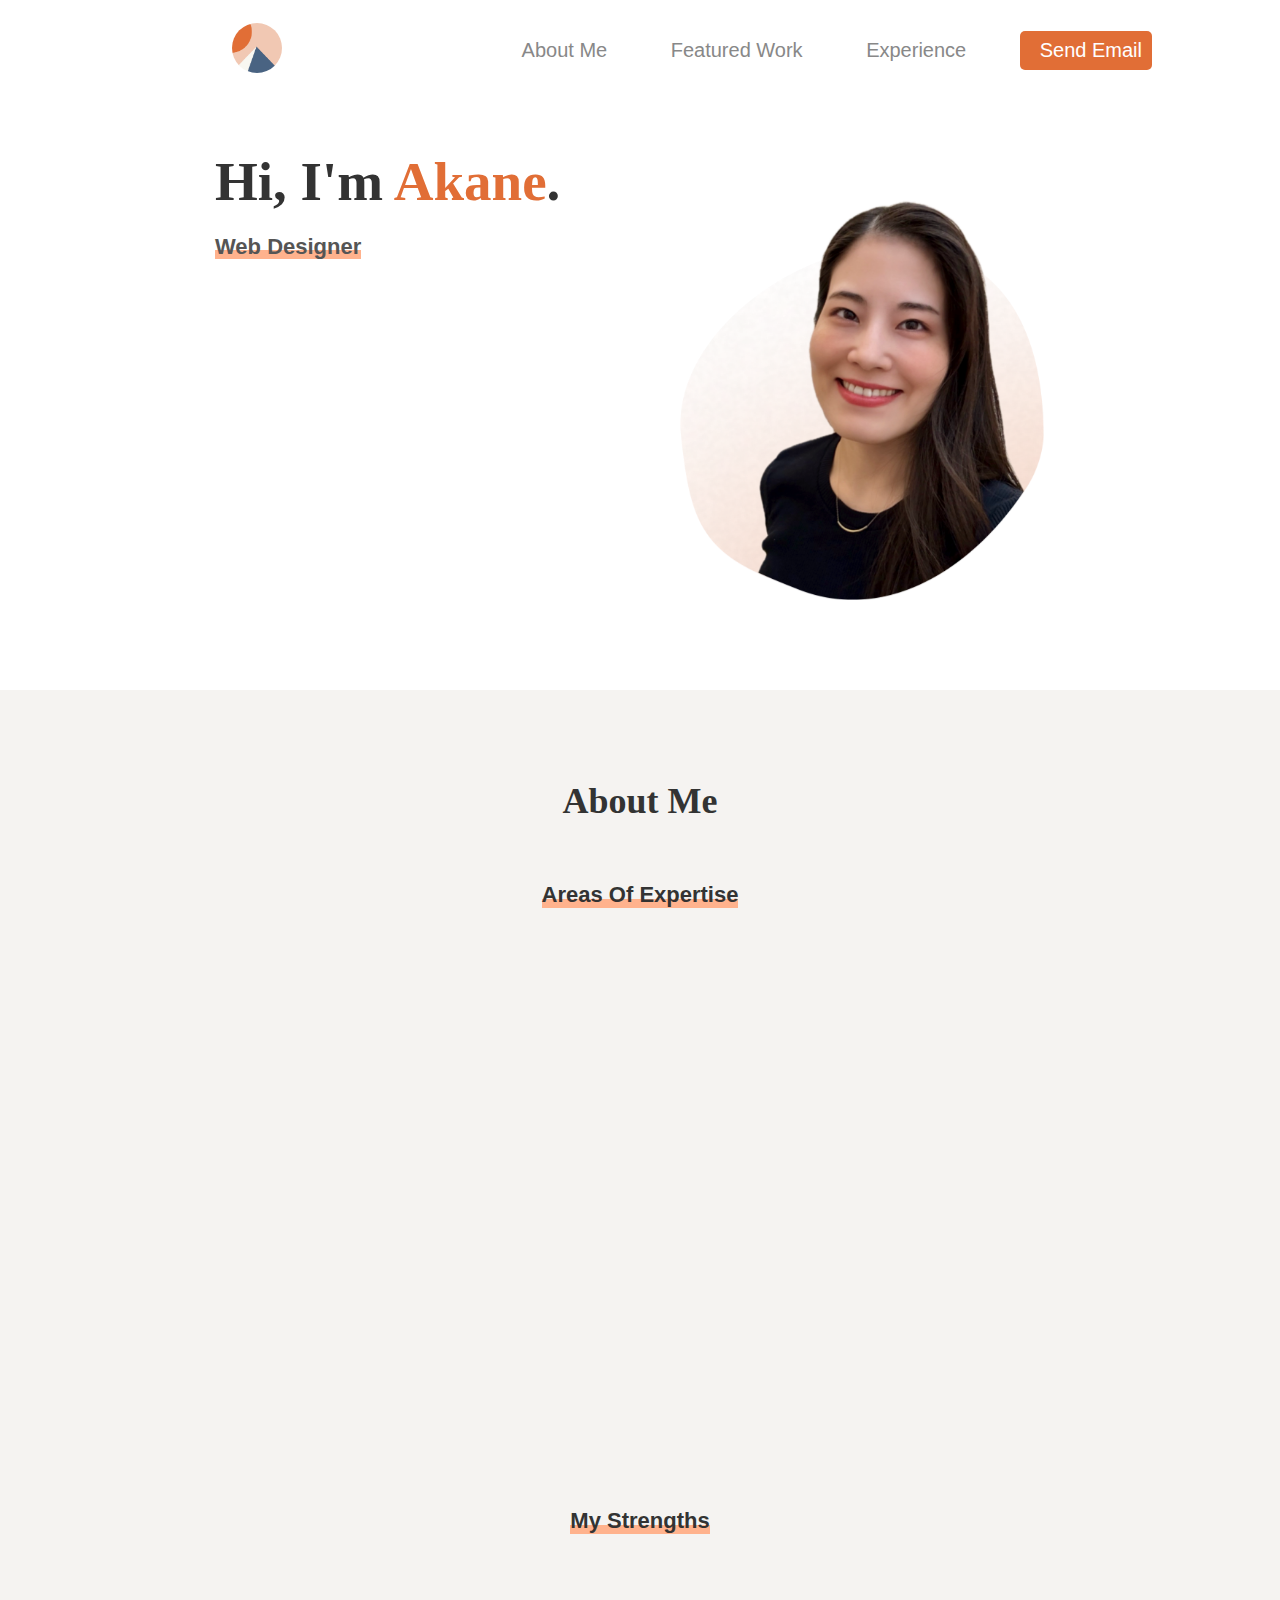
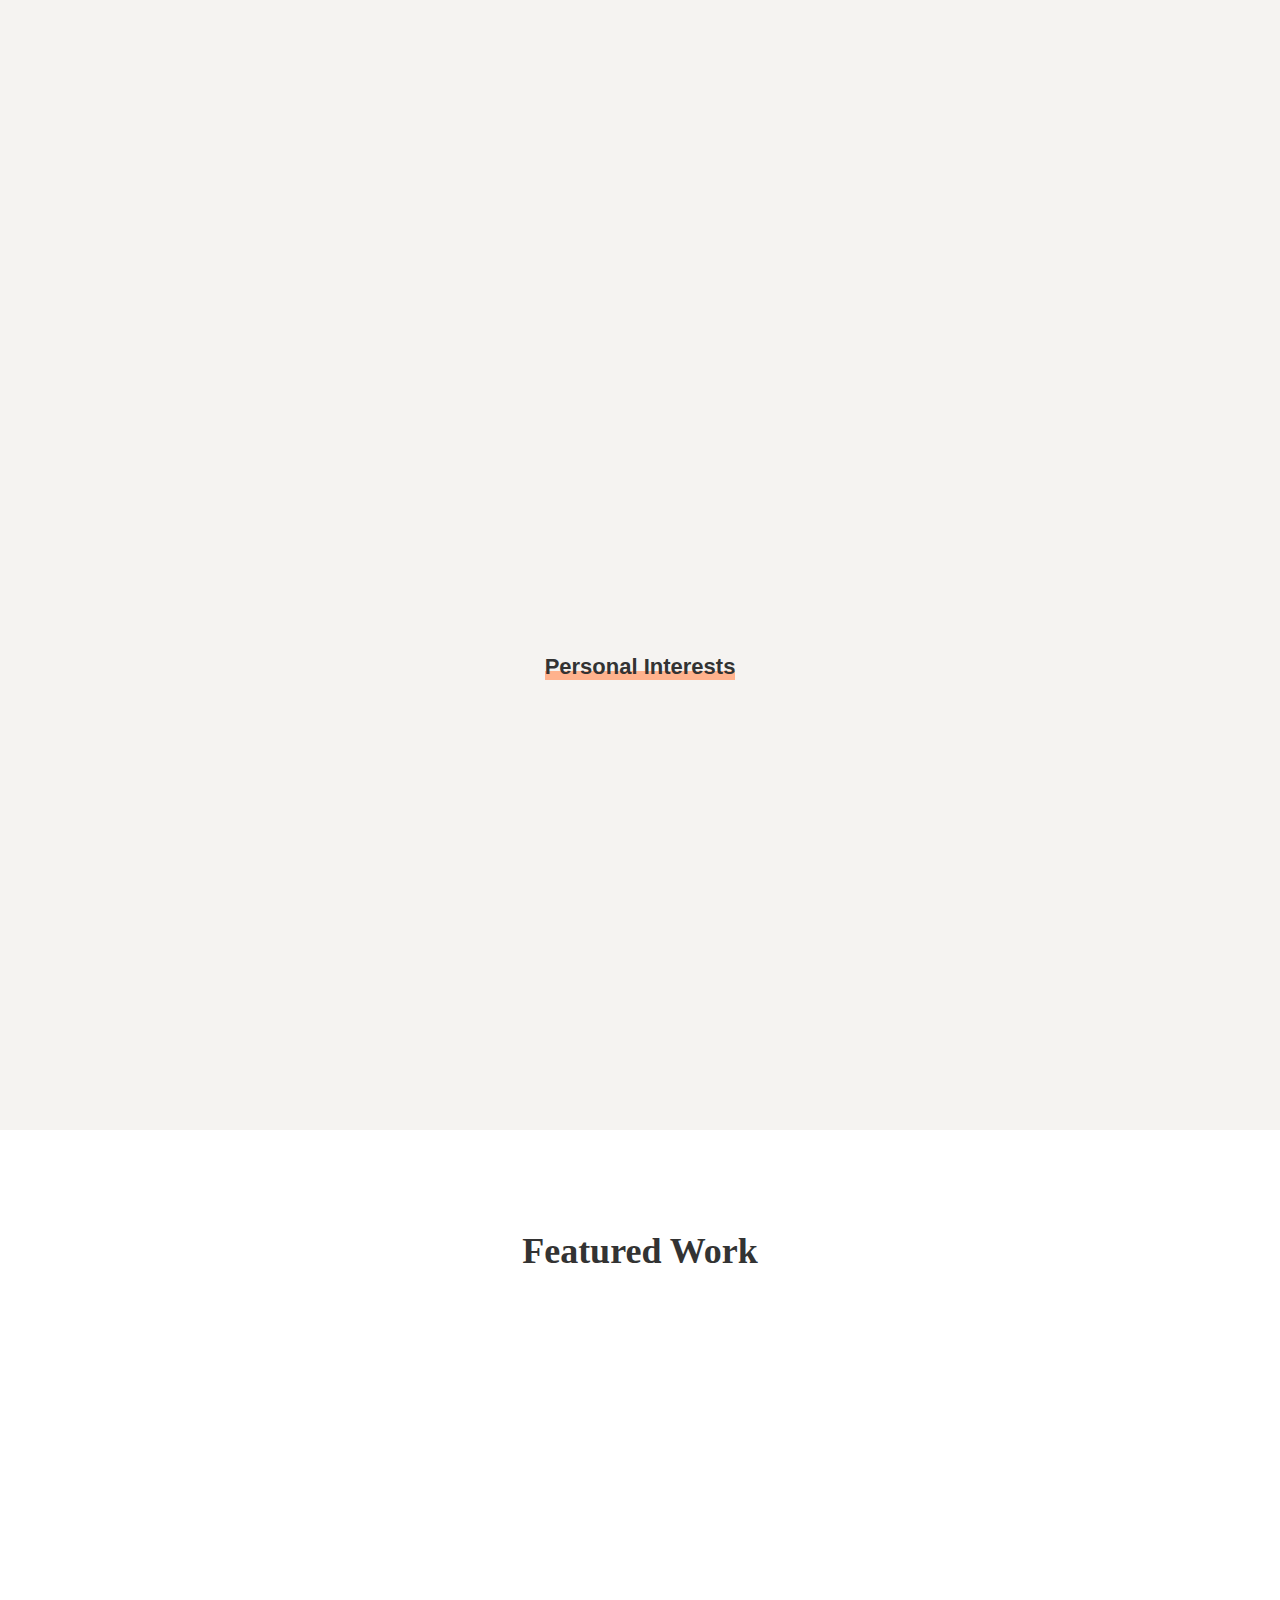
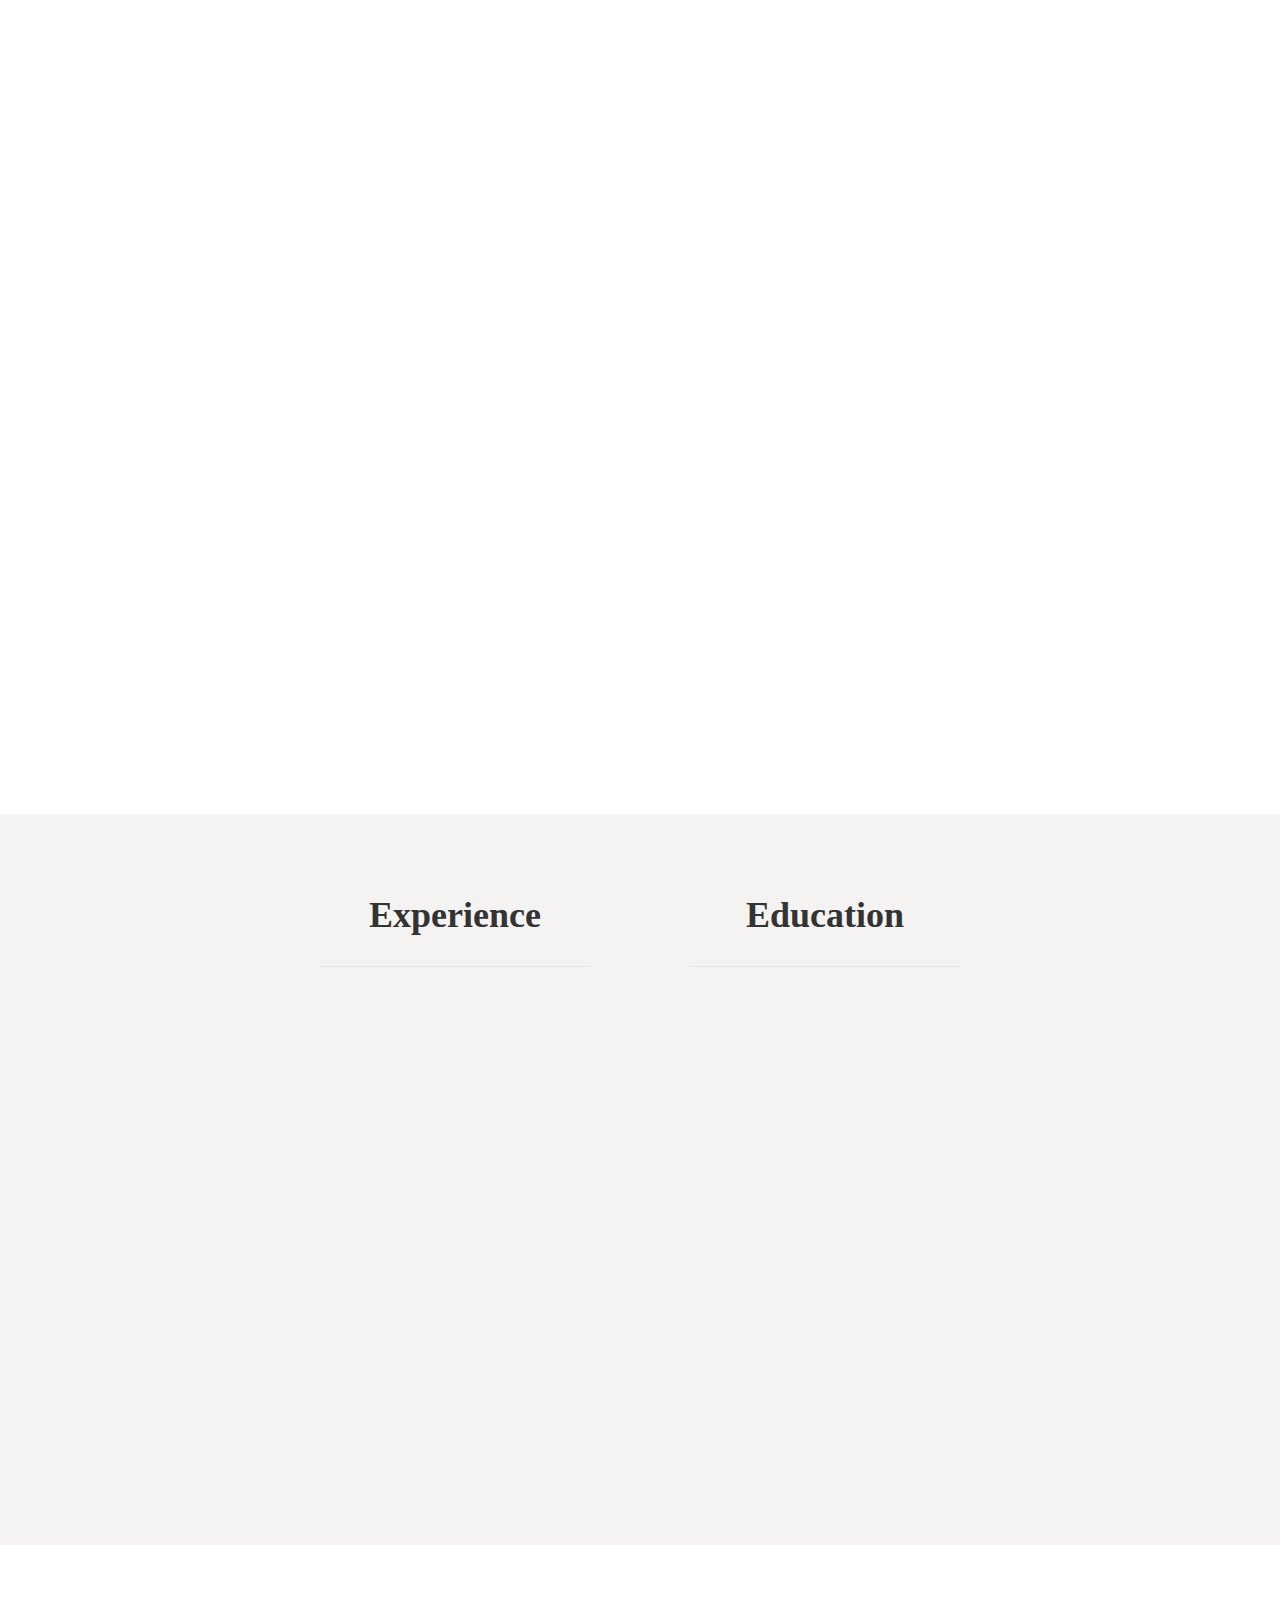
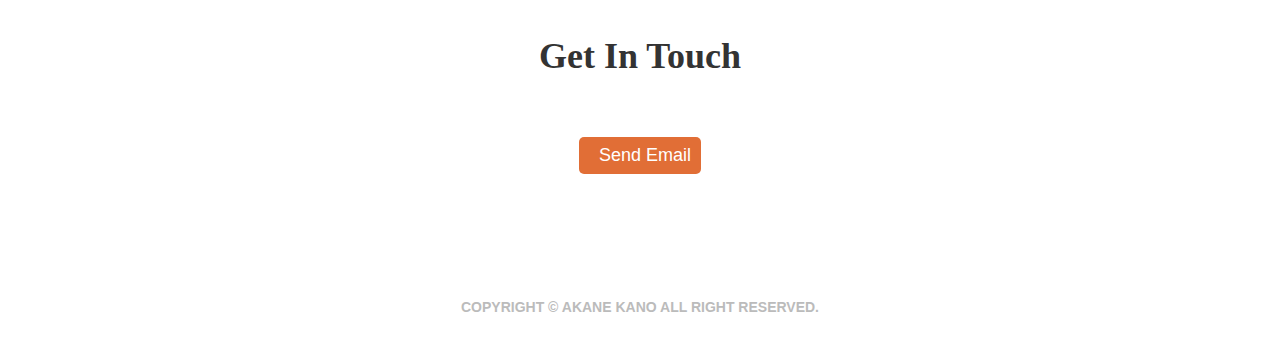
<file: index.html>
<!DOCTYPE html>
<html>

<head prefix="og: http://ogp.me/ns# fb: http://ogp.me/ns/fb# website: http://ogp.me/ns/website#">
  <meta charset="UTF-8">
  <meta http-equiv="X-UA-Compatible" content="IE=edge">
  <meta name="viewport" content="width=device-width, initial-scale=1.0">
  <meta property="og:url" content="https://akaneknh.github.io/AkaneKano/" />
  <meta property="og:type" content="website" />
  <meta property="og:description" content="This is a portfolio of Akane, Web Designer" />
  <meta property="og:site_name" content="Akane Web Designer" />
  <meta property="og:image" content="https://akaneknh.github.io/AkaneKano/img/myportfolio.png" />


  <title>Akane | Web Designer</title>
  <!-- FAVICON -->
  <link rel="icon" type="image/x-icon" href="./img/favicon.png">
  <!-- SCSS -->
  <link rel="stylesheet" type="text/css" href="./css/style.css">
  <!-- FONT AWSOME -->
  <link rel="stylesheet" href="https://cdnjs.cloudflare.com/ajax/libs/font-awesome/6.2.0/css/all.min.css"
    integrity="sha512-xh6O/CkQoPOWDdYTDqeRdPCVd1SpvCA9XXcUnZS2FmJNp1coAFzvtCN9BmamE+4aHK8yyUHUSCcJHgXloTyT2A=="
    crossorigin="anonymous" referrerpolicy="no-referrer" />
  <!-- GOOGLE ICON -->
  <link rel="stylesheet"
    href="https://fonts.googleapis.com/css2?family=Material+Symbols+Outlined:opsz,wght,FILL,GRAD@48,400,0,0" />
</head>

<body>

  <header class="header" id="header">
    <a href="#"><img class="home-icon" src="./img/home-icon.png"></a>
    <!-- ---------------------- -->
    <!-- DESKTOP NAV START -->
    <!-- ---------------------- -->
    <nav class="desktop-header" id="g-nav">
      <ul>
        <li><a href="#section2">About Me</a></li>
        <li><a href="#section3">Featured Work</a></li>
        <li><a href="#section4">Experience</a></li>
        <li>
          <a class="send-email-btn-nav" href="mailto:akanekanoweb@gmail.com"><i
              class="fa-regular fa-paper-plane"></i>Send Email</a>
        </li>
      </ul>
    </nav>
    <!-- ---------------------- -->
    <!-- DESKTOP NAV END -->
    <!-- ---------------------- -->

    <!-- ---------------------- -->
    <!-- MOBILE TABLET NAV START -->
    <!-- ---------------------- -->
    <div class="nav-wrapper">
      <nav class="header-nav">
        <ul class="nav-list">
          <li class="nav-item">
            <a href="#section2">About Me</a>
          </li>
          <li class="nav-item">
            <a href="#section3">Featured Work</a>
          </li>
          <li class="nav-item">
            <a href="#section4">Experience</a>
          </li>
          <li class="nav-item">
            <a href="mailto:akanekanoweb@gmail.com">Contact</a>
          </li>
        </ul>
      </nav>
    </div>
    <!-- ---------------------- -->
    <!-- MOBILE TABLET NAV END -->
    <!-- ---------------------- -->

    <!-- ---------------------- -->
    <!-- HAMBURGAR BORDERS START -->
    <!-- ---------------------- -->
    <div class="burgerbtn-wrap">
      <button class="burger-btn">
        <span class="bar bar_top"></span>
        <span class="bar bar_mid"></span>
        <span class="bar bar_bottom"></span>
      </button>
    </div>
    <!-- ---------------------- -->
    <!-- HAMBURGAR BORDERS END -->
    <!-- ---------------------- -->
  </header>

  <main>
    <!-- ---------------------- -->
    <!-- SECTION1 START -->
    <!-- ---------------------- -->
    <section id="section1">
      <div class="section1-title-wrap">
        <div class="hero-text-wrap">
          <h1>Hi, I'm <span>Akane</span>.</h1>
          <h3 class="hero-text">
            <span class="under-line">Web Designer</span>
          </h3>
          <!-- <p class="TextTyping">Web development skills.</p> -->
          <div class="hero-link">
            <a href="https://github.com/akaneknh" target="_blank">
              <i class="fa-brands fa-github"></i>
            </a>

            <a href="mailto:akanekanoweb@gmail.com">
              <i class="fa-solid fa-envelope"></i>
            </a>
            <!-- <a class="sub-title" href="./img/AkaneKanoResume.pdf" download="AkaneKanoResume.pdf">Resume</a> -->
          </div>

        </div>

          <div class="hero-img-wrap">
            <!-- <img class="hero-img" src="./img/profile2.jpg"> -->
          </div>

      </div>
    </section>
    <!-- ---------------------- -->
    <!-- SECTION 1 END-->
    <!-- ---------------------- -->

    <!-- ---------------------- -->
    <!-- SECTION 2 START-->
    <!-- ---------------------- -->
    <section id="section2">
      <div class="section2-title-content">
        <div class="about-text">
          <h2>About Me</h2>
         
        </div>
        <h3 class="under-line">Areas of expertise</h3>
        <div class="section2-content">
          <div class="design-skill">
            <div class="design-skill-content">
              <div class="icon-text">
                <span class="material-symbols-outlined">
                  design_services
                </span>
                <h3>Web Design</h3>
              </div>
              <div class="practical">
                <p class="sub-title">Professional Level</p>
                <p>Figma, Sketch, Adobe XD, Photoshop, Illustrator, Zeplin</p>
              </div>
            </div>
          </div>
          <div class="webdev-skill">
            <div class="webdev-skill-content">
              <div class="icon-text">
                <span class="material-symbols-outlined">
                  code_blocks
                </span>
                <h3>Web Development</h3>
              </div>
              <div class="level-content">
                <div class="practical">
                  <p class="sub-title">Professional Level</p>
                  <p>HTML, CSS, SCSS, Git, GitHub</p>
                </div>
                <div class="basic">
                  <p class="sub-title">Basic Level</p>
                  <p>JavaScript, React, jQuery, PHP, MySQL</p>
                </div>
              </div>
            </div>
          </div>

        </div>


        <div class="strengths-title-content">
          <h3 class="under-line">My Strengths</h3>

          <div class="reason-card-wrap">
            <div class="reason-card">
              <div class="reason-card-content">
                <p class="sub-title">01</p>
                <h3>Experienced Web designer</h3>
                <p>As an experienced Web designer, I can create effective and user-friendly UI designs
                  for
                  web/mobile aplications and websites. I also have extensive experience creating landing pages, banner
                  advertisements and graphic design for marketing.</p>
              </div>
            </div>
            <div class="reason-card">
              <div class="reason-card-content">
                <p class="sub-title">02</p>
                <h3> Web development skills</h3>
                <p>I have a basic knowledge of front-end and back-end programming languages and experience in
                  collaborative development with multiple members using Github. 
                  I can communicate fluenty from a design or a development perspective.
                </p>
              </div>
            </div>
            <div class="reason-card">
              <div class="reason-card-content">
                <p class="sub-title">03</p>
                <h3>Team player</h3>
                <p>I have experience working as a product manager in a multicultural team. I’m good at organizing tasks
                  and providing clear instructions to members.</p>
              </div>
            </div>
          </div>

        </div>

        <div class="other-side">
          <h3 class="under-line">Personal interests</h3>
          <div class="other-side-content">
            <div class="other-side-img-text-wrap">
              <div class="aside-img-wrap">
                <!-- <img src="./img/other-side.jpg"> -->

              </div>
              <div class="other-side-text">
                <div class="love">
                  <p class="sub-title">What I love</p>
                  <p>Bird watching / Coffee / Hiking</p>
                </div>
                <div class="love">
                  <p class="sub-title">What I'm good at</p>
                  <p>I am licensed yoga practitioner and have 10 of years experience.</p>
                </div>
              </div>
            </div>
          </div>
        </div>
      </div>

    </section>
    <!-- ---------------------- -->
    <!-- SECTION 2 END-->
    <!-- ---------------------- -->
    <!-- ---------------------- -->
    <!-- SECTION 3 START-->
    <!-- ---------------------- -->
    <section id="section3">
      <div class="section3-title-content">
        <h2>Featured Work</h2>
        <div class="work-card-wrap">



          <a class="work" href="https://akaneknh.github.io/AkaneKano/sudoku.html">
           
            <img src="./img/sudoku.png" alt="sudoku">
            
            <div class="work-text">
              <p class="sub-title">SUDOKU Pazzle Game</p>
              <p>UI/UX Design, HTML, CSS, JavaScript
              </p>
            </div>
          </a>


          <a class="work" href="https://akaneknh.github.io/AkaneKano/liquorStore.html" >
            <img src="./img/liquor.png" alt="">
            <div class="work-text">
              <p class="sub-title">Liquor store</p>
              <p>UI/UX Design, HTML, CSS, Anguler JS
              </p>
            </div>
          </a>
          <a class="work" href="https://akaneknh.github.io/AkaneKano/whs.html" target="_blank">
            <img src="./img/housing.png" alt="">
            <div class="work-text">
              <p class="sub-title">Student Housing Service</p>
              <p>UI/UX Design, HTML, CSS, React JS
              </p>
            </div>
          </a>
          <a class="work" href="https://github.com/akaneknh/AkaneKano" target="_blank">
            <img src="./img/myportfolio.jpg" alt="">
            <div class="work-text">
              <p class="sub-title">My Portfolio</p>
              <p>UI/UX Design, HTML, SCSS, jQuery
              </p>
            </div>
          </a>
        </div>
      </div>
    </section>
    <!-- ---------------------- -->
    <!-- SECTION 3 END-->
    <!-- ---------------------- -->

    <!-- ---------------------- -->
    <!-- SECTION 4 START-->
    <!-- ---------------------- -->
    <section id="section4">
      <div class="experience-title-content">
        <div class="experience-content-wrap">
          <h2>Experience</h2>
          <div class="experience-card">
            <p><span style="font-weight: 600;">UI/UX Designer</span>, D2C X Inc.</p>
            <p>Tokyo, Japan</p>
            <p>January 2019 - October 2021</p>
          </div>
        </div>
        <div class="education-content-wrap">
          <h2>Education</h2>
          <div class="experience-card-wrap">
            <div class="experience-card">
              <p><span style="font-weight: 600;">Web Development</span>, Tamwood Careers</p>
              <p>Vancouver, BC, Canada</p>
              <p>April 2022 - May 2023</p>
            </div>
            <div class="experience-card">
              <p><span style="font-weight: 600;">UI/UX Course</span>, Teach Academy</p>
              <p>Tokyo, Japan</p>
              <p>January 2020 - February 2020</p>
            </div>
            <div class="experience-card">
              <p><span style="font-weight: 600;">School of Cultural and Creative Studies</span> - Bachelor's degree,
                Aoyama Gakuin
                University</p>
              <p>Tokyo, Japan</p>
              <p>April 2011 - March 2015</p>
            </div>
          </div>
        </div>

      </div>
    </section>
    <!-- ---------------------- -->
    <!-- SECTION 4 END-->
    <!-- ---------------------- -->

    <!-- ---------------------- -->
    <!-- SECTION 5 START-->
    <!-- ---------------------- -->
    <section id="section5">
      <div class="section5-wrap">
        <h2>Get in touch</h2>

        <a class="send-email-btn-nav" href="mailto:akanekanoweb@gmail.com"><i class="fa-regular fa-paper-plane"></i>Send
          Email</a>
      </div>
    </section>
    <!-- ---------------------- -->
    <!-- SECTION 5 END-->
    <!-- ---------------------- -->
  </main>

  <footer id="footer">
    <p class="copy-right">Copyright &copy; Akane Kano All Right Reserved.</p>
  </footer>

  <script src="https://code.jquery.com/jquery-3.6.0.min.js"
    integrity="sha256-/xUj+3OJU5yExlq6GSYGSHk7tPXikynS7ogEvDej/m4=" crossorigin="anonymous"></script>
  <script src="./js/script.js"></script>

</body>

</html>
</file>
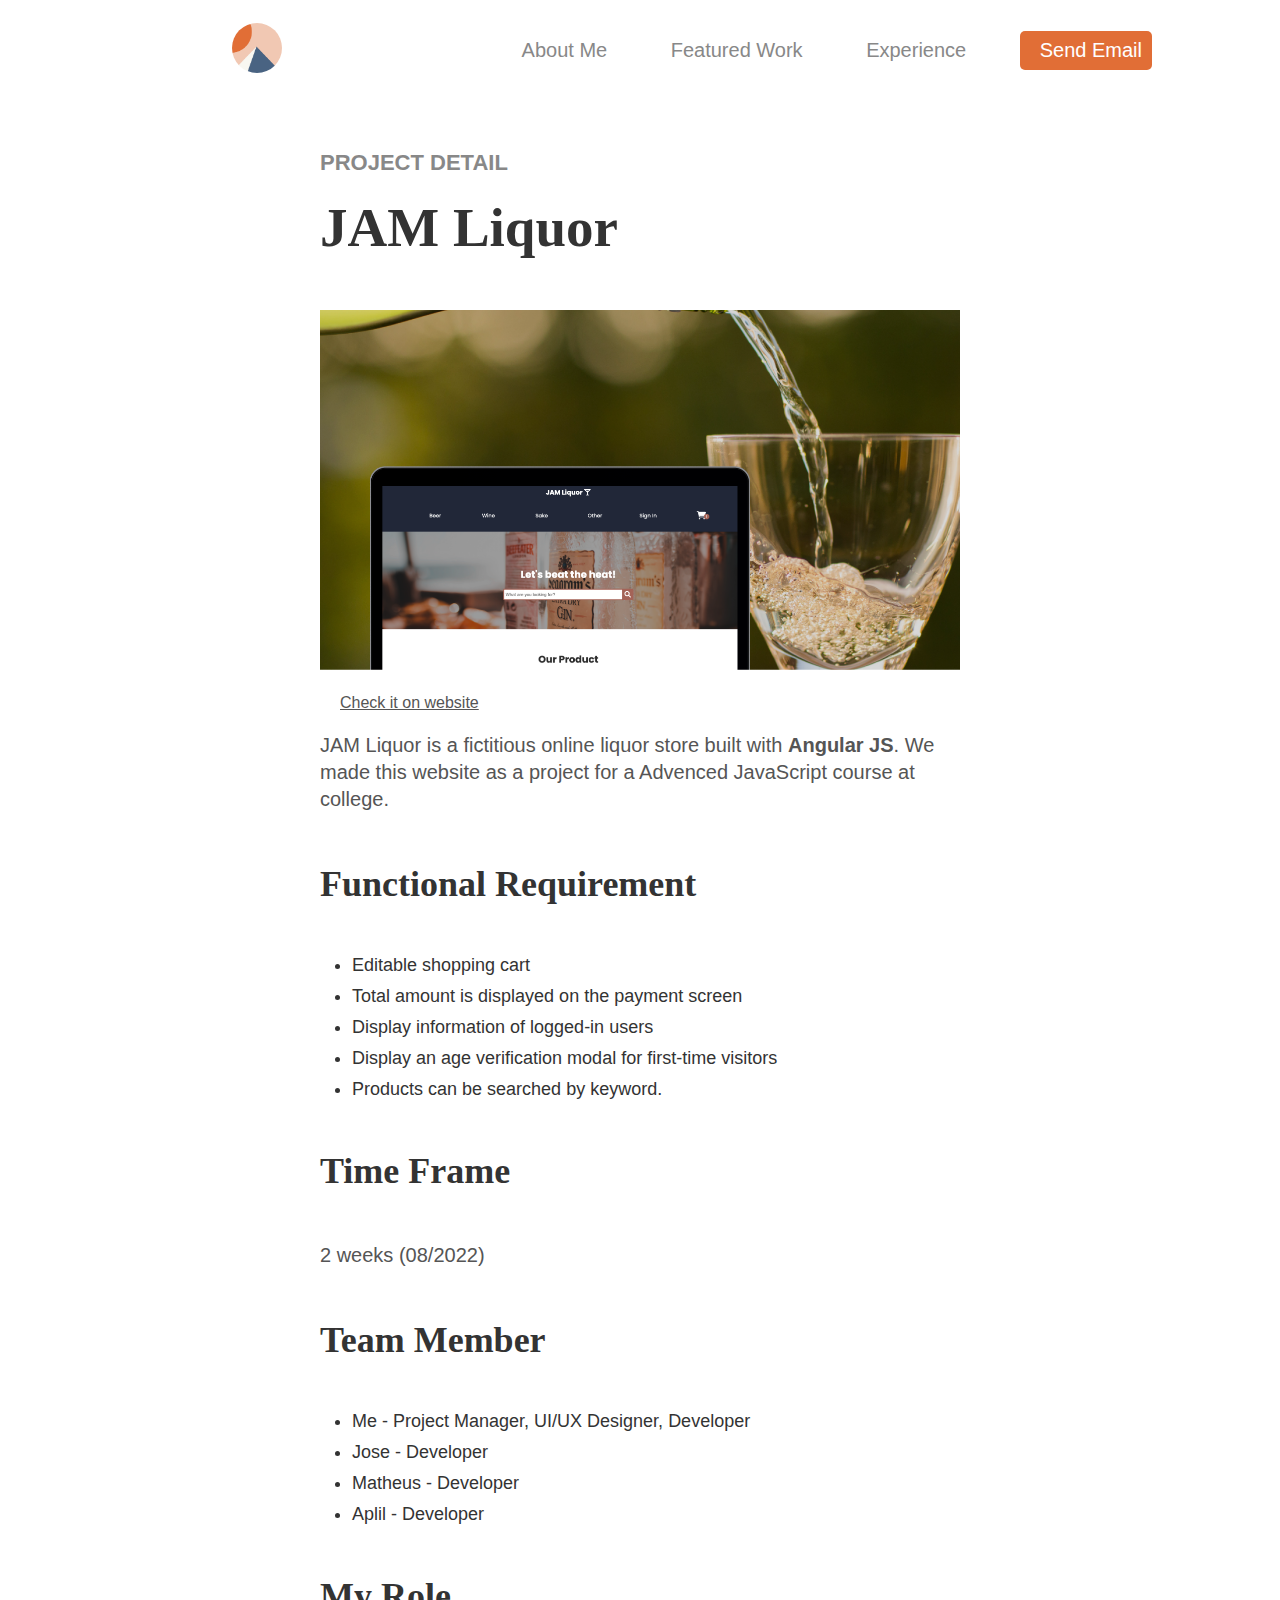
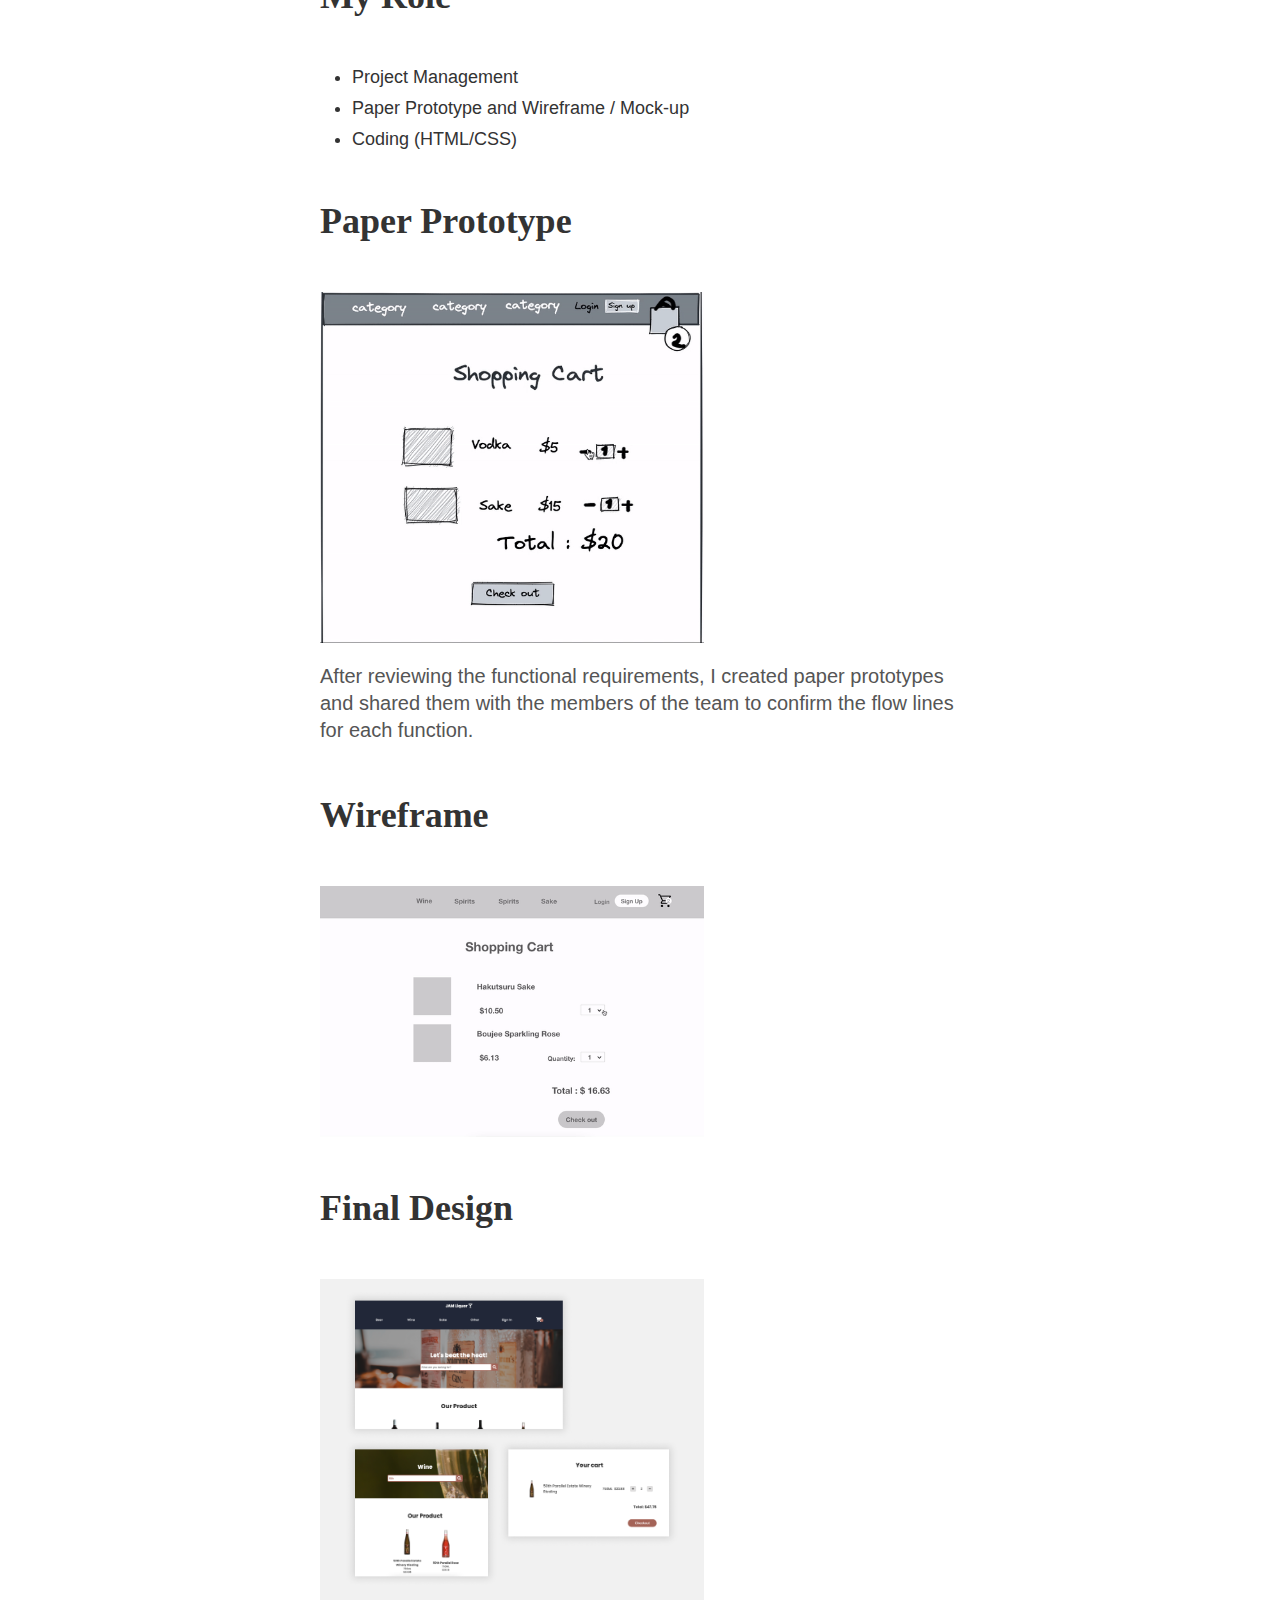
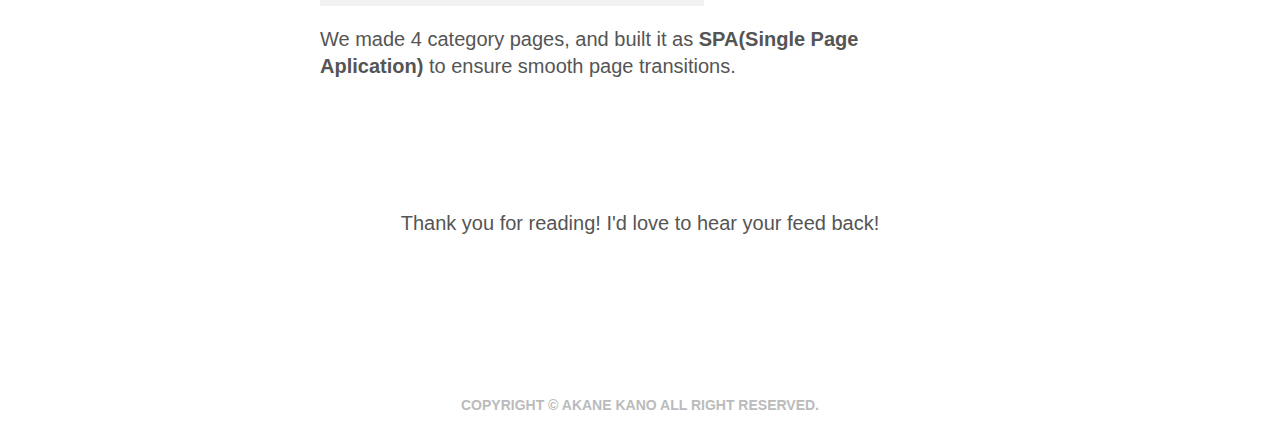
<file: liquorStore.html>
<!DOCTYPE html>
<html>

<head>
  <meta charset="UTF-8">
  <meta http-equiv="X-UA-Compatible" content="IE=edge">
  <meta name="viewport" content="width=device-width, initial-scale=1.0">
  <title>JAM Liquor | Akane UI/UX Designer</title>
  <!-- FAVICON -->
  <link rel="icon" type="image/x-icon" href="./img/favicon.png">
  <!-- SCSS -->
  <link rel="stylesheet" type="text/css" href="./css/style.css">
  <!-- FONT AWSOME -->
  <link rel="stylesheet" href="https://cdnjs.cloudflare.com/ajax/libs/font-awesome/6.2.0/css/all.min.css"
    integrity="sha512-xh6O/CkQoPOWDdYTDqeRdPCVd1SpvCA9XXcUnZS2FmJNp1coAFzvtCN9BmamE+4aHK8yyUHUSCcJHgXloTyT2A=="
    crossorigin="anonymous" referrerpolicy="no-referrer" />
  <!-- GOOGLE ICON -->
  <link rel="stylesheet"
    href="https://fonts.googleapis.com/css2?family=Material+Symbols+Outlined:opsz,wght,FILL,GRAD@48,400,0,0" />
</head>

<body>

  <header class="header" id="header">
    <a href="https://akaneknh.github.io/AkaneKano/"><img class="home-icon" src="./img/home-icon.png"></a>
    <!-- ---------------------- -->
    <!-- DESKTOP NAV START -->
    <!-- ---------------------- -->
    <nav class="desktop-header" id="g-nav">
      <ul>
        <li><a href="https://akaneknh.github.io/AkaneKano/#section2">About Me</a></li>
        <li><a href="https://akaneknh.github.io/AkaneKano/#section3">Featured Work</a></li>
        <li><a href="https://akaneknh.github.io/AkaneKano/#section4">Experience</a></li>
        <li>
          <a class="send-email-btn-nav" href="mailto:akanekanoweb@gmail.com"><i
              class="fa-regular fa-paper-plane"></i>Send Email</a>
        </li>
      </ul>
    </nav>
    <!-- ---------------------- -->
    <!-- DESKTOP NAV END -->
    <!-- ---------------------- -->

    <!-- ---------------------- -->
    <!-- MOBILE TABLET NAV START -->
    <!-- ---------------------- -->
    <div class="nav-wrapper">
      <nav class="header-nav">
        <ul class="nav-list">
          <li class="nav-item">
            <a href="https://akaneknh.github.io/AkaneKano/#section2">About Me</a>
          </li>
          <li class="nav-item">
            <a href="https://akaneknh.github.io/AkaneKano/#section3">Featured Work</a>
          </li>
          <li class="nav-item">
            <a href="https://akaneknh.github.io/AkaneKano/#section4">Experience</a>
          </li>
          <li class="nav-item">
            <a href="mailto:akanekanoweb@gmail.com">Contact</a>
          </li>
        </ul>
      </nav>
    </div>
    <!-- ---------------------- -->
    <!-- MOBILE TABLET NAV END -->
    <!-- ---------------------- -->

    <!-- ---------------------- -->
    <!-- HAMBURGAR BORDERS START -->
    <!-- ---------------------- -->
    <div class="burgerbtn-wrap">
      <button class="burger-btn">
        <span class="bar bar_top"></span>
        <span class="bar bar_mid"></span>
        <span class="bar bar_bottom"></span>
      </button>
    </div>
    <!-- ---------------------- -->
    <!-- HAMBURGAR BORDERS END -->
    <!-- ---------------------- -->
  </header>

  <main class="work-detail-main">

    <div class="project-detail-title-wrap">
      <div class="project-detail-title">
        <h3>Project Detail</h3>
        <h1>JAM Liquor</h1>
      </div>
    </div>
    <div class="project-detail-img-wrap">
      <div class="project-detail-img-link">
        <img class="work-img1" src="./img/liquor-nontext.png" alt="">
      </div>
      <div class="project-detail-text-link">
        <div class="project-detail-link">
          <a href="https://github.com/akaneknh/ecommerce-project" target="_blank">
            <i class="fa-brands fa-github"></i>
          </a>
          <a href=https://akaneknh.github.io/ecommerce-project/#!/" target="_blank">Check it on website</a>
        </div>
        <p>JAM Liquor is a fictitious online liquor store built with <span style="font-weight: 600;">Angular JS</span>. We
          made
          this website as a project for a Advenced JavaScript course at college.
        </p>
      </div>
    </div>
    <!-- Functional requirement -->
 
      <div  class="function-req-wrap">
        <h2>Functional requirement</h2>
        <ul>
          <li>Editable shopping cart</li>
          <li>Total amount is displayed on the payment screen</li>
          <li>Display information of logged-in users</li>
          <li>Display an age verification modal for first-time visitors</li>
          <li>Products can be searched by keyword.</li>
        </ul>
      </div>
      <!-- Time Frame -->
      <div class="time-frame-wrap">
        <h2>Time frame</h2>
        <p>2 weeks (08/2022)</p>
      
      </div>

      <div class="role-wrap">
        <h2>Team Member</h2>
        <ul>
          <li>Me - Project Manager, UI/UX Designer, Developer</li>
          <li>Jose - Developer</li>
          <li>Matheus - Developer</li>
          <li>Aplil - Developer</li>   
        </ul>
      </div>

    <div class="role-wrap">
      <h2>My Role</h2>
      <ul>
        <li>Project Management</li>
        <li>Paper Prototype and Wireframe / Mock-up</li>
        <li>Coding (HTML/CSS)</li>
      </ul>
    </div>
    <div class="img-with-link-title-wrap">
      <h2>Paper Prototype </h2>

      <div class="img-link-wrap">
        <div class="img-p-wrap">
        <img class="work-img2" src="./img/paper-prototype.gif" alt="">
        <p>After reviewing the functional requirements, I created paper prototypes and shared them with the members of the team to confirm the flow lines for each function.</p>
      </div>
         <h2>Wireframe</h2>
        <img class="work-img2" src="./img/liquor-wire.gif" alt="">
       
      </div>
    </div>

    <div class="img-text-title-wrap">
      <h2>Final Design</h2>
      <div class="img-text-wrap">
        <img class="work-img2" src="img/liquor-final.png" alt="">
        <p></span>We made 4 category pages, and  built it as <span style="font-weight: 600;">SPA(Single Page Aplication)</span> to ensure smooth page transitions.</p>
      </div>

      <p class="thanks-reading">Thank you for reading! I'd love to hear your feed back!</p>


  </main>
  <footer id="footer">
    <p class="copy-right">Copyright &copy; Akane Kano All Right Reserved.</p>
  </footer>
  <script src="https://code.jquery.com/jquery-3.6.0.min.js"
    integrity="sha256-/xUj+3OJU5yExlq6GSYGSHk7tPXikynS7ogEvDej/m4=" crossorigin="anonymous"></script>
  <script src="./js/script.js"></script>
</body>

</html>
</file>
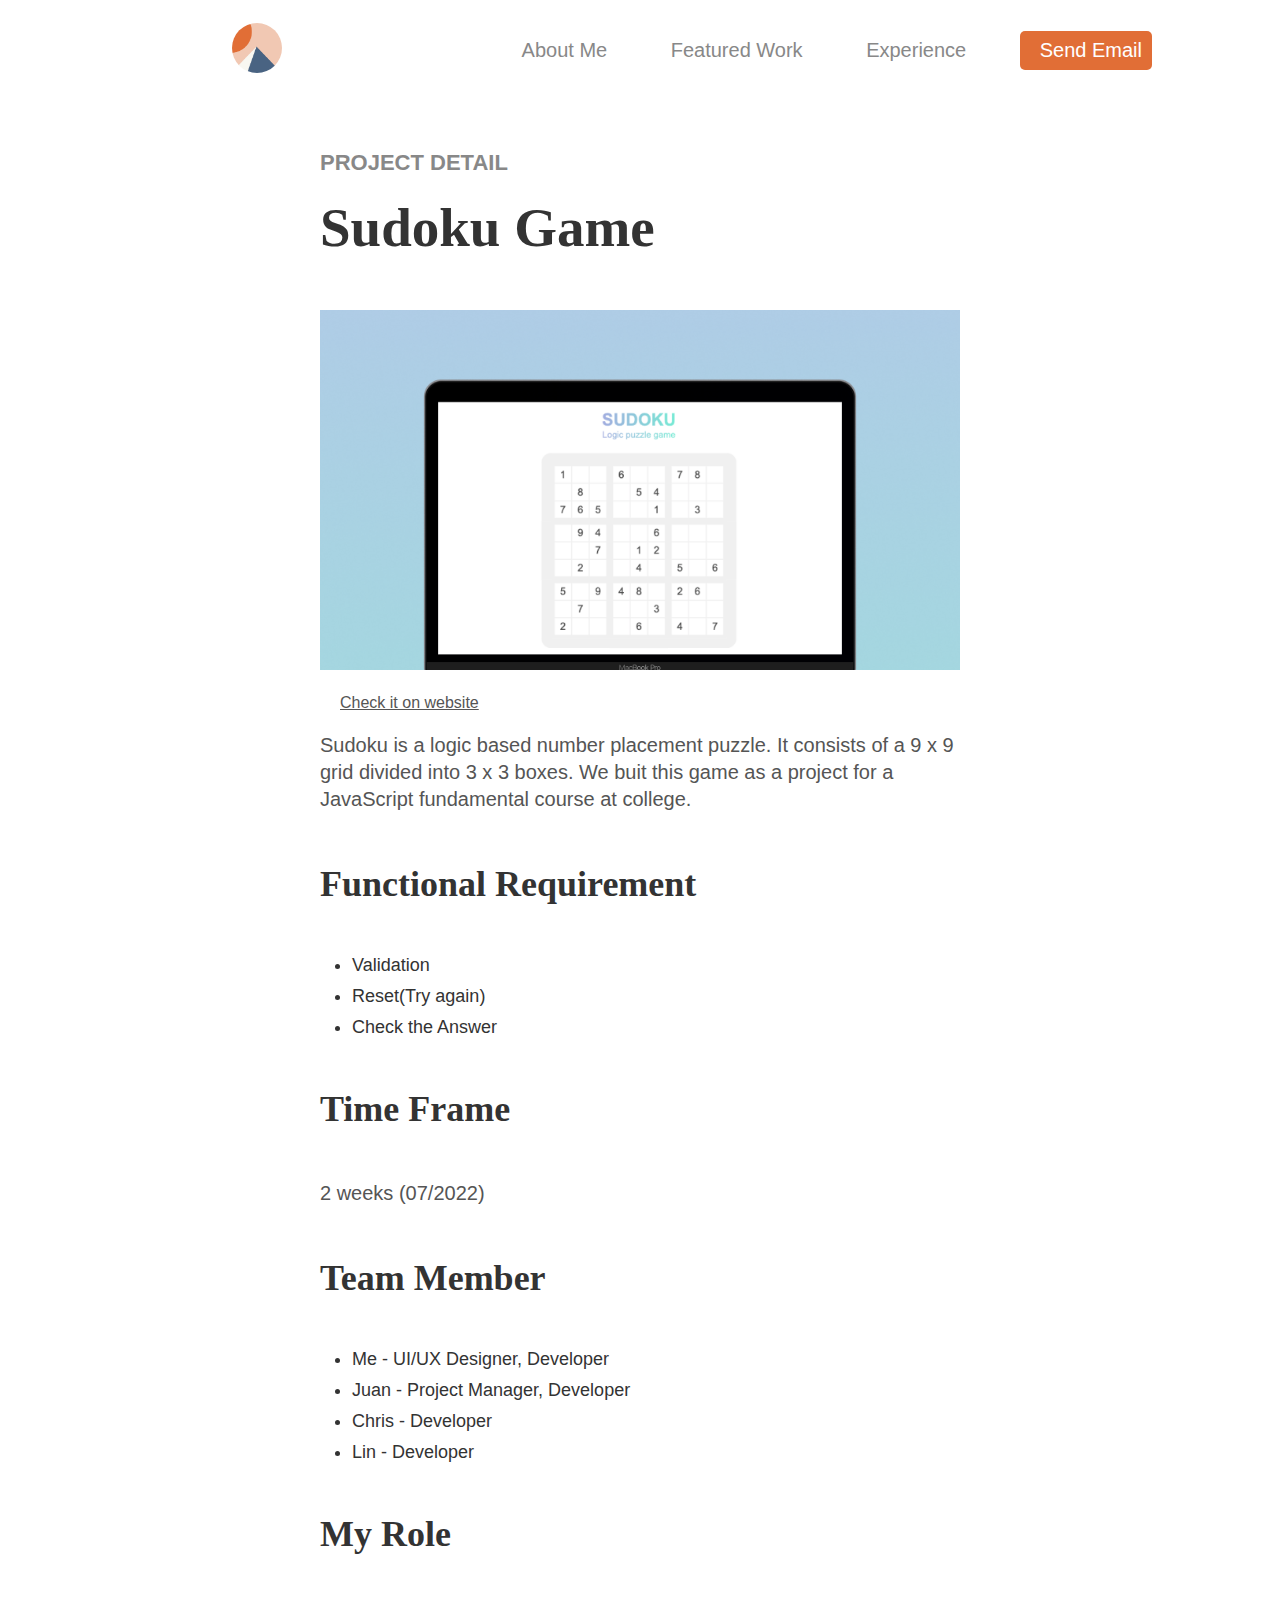
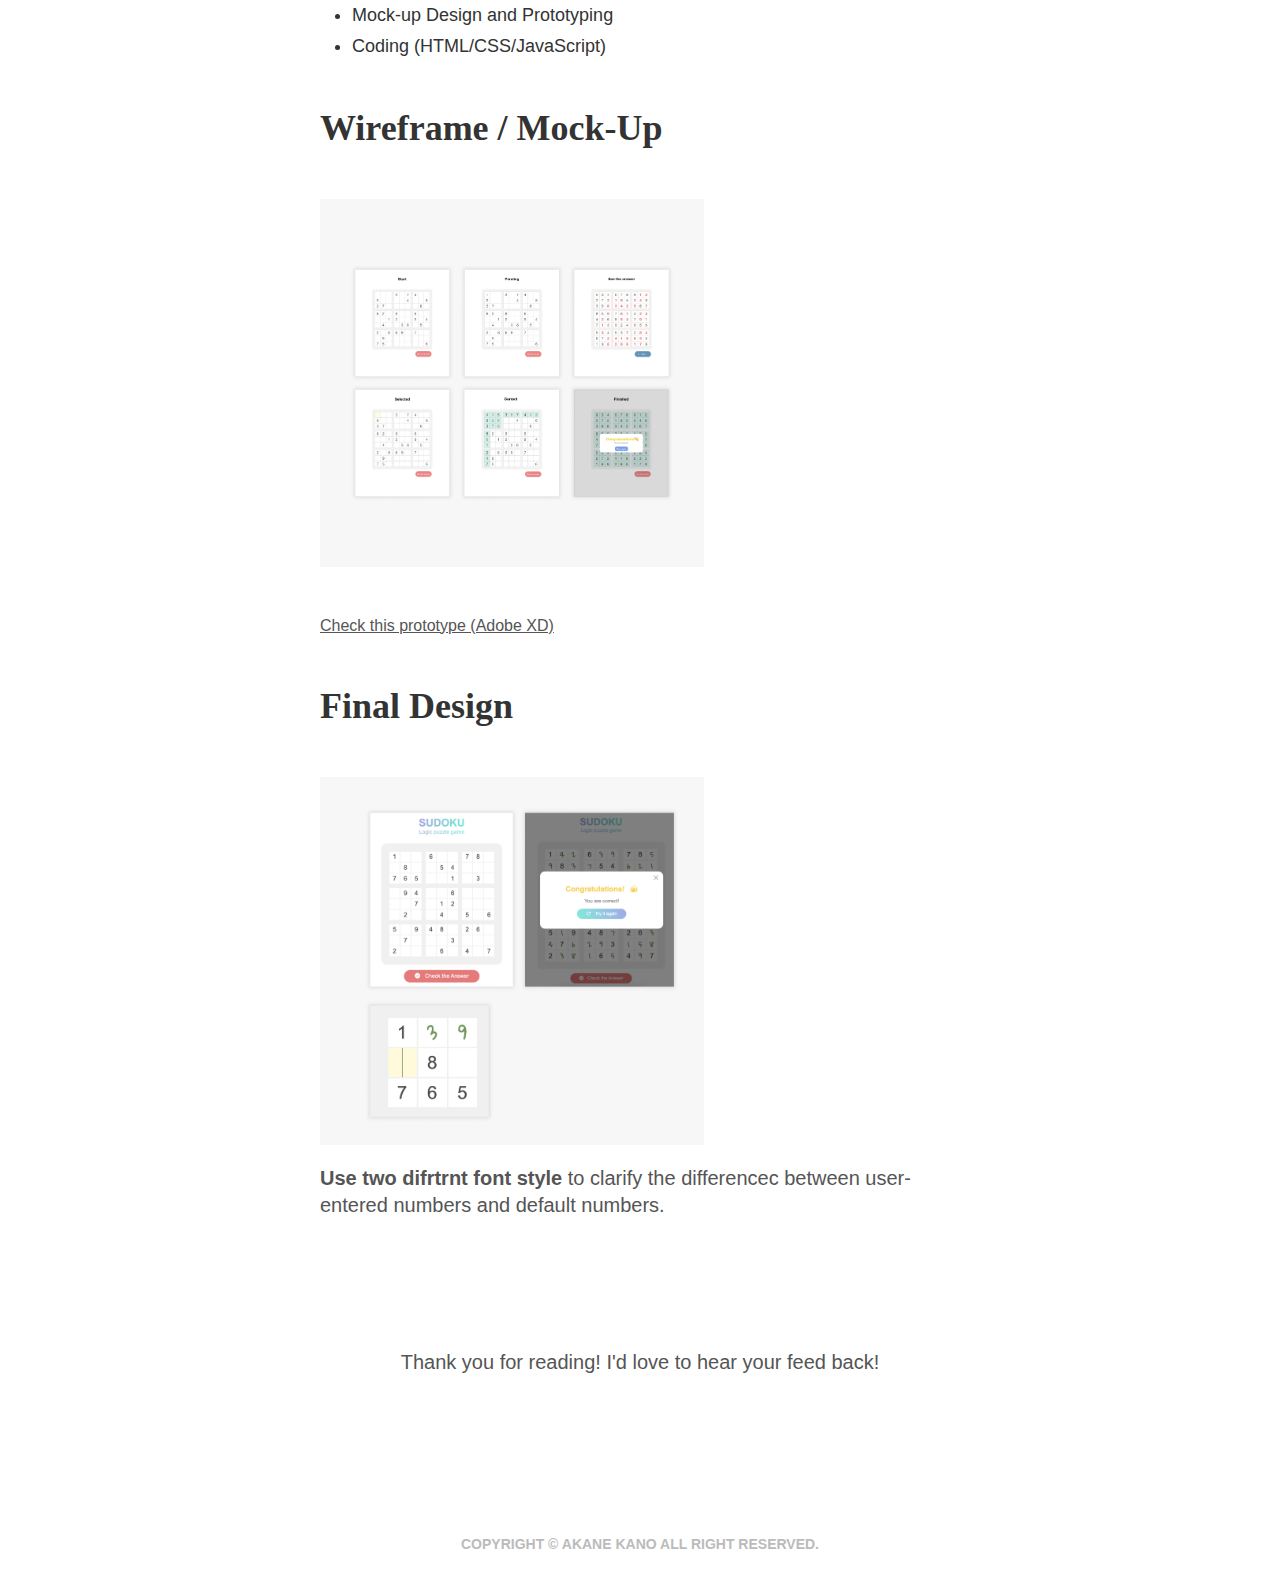
<file: myPortfolio.html>
<!DOCTYPE html>
<html>

<head>
  <meta charset="UTF-8">
  <meta http-equiv="X-UA-Compatible" content="IE=edge">
  <meta name="viewport" content="width=device-width, initial-scale=1.0">
  <title>My Portfolio | Akane UI/UX Designer</title>
  <!-- FAVICON -->
  <link rel="icon" type="image/x-icon" href="./img/favicon.png">
  <!-- SCSS -->
  <link rel="stylesheet" type="text/css" href="./css/style.css">
  <!-- FONT AWSOME -->
  <link rel="stylesheet" href="https://cdnjs.cloudflare.com/ajax/libs/font-awesome/6.2.0/css/all.min.css"
    integrity="sha512-xh6O/CkQoPOWDdYTDqeRdPCVd1SpvCA9XXcUnZS2FmJNp1coAFzvtCN9BmamE+4aHK8yyUHUSCcJHgXloTyT2A=="
    crossorigin="anonymous" referrerpolicy="no-referrer" />
  <!-- GOOGLE ICON -->
  <link rel="stylesheet"
    href="https://fonts.googleapis.com/css2?family=Material+Symbols+Outlined:opsz,wght,FILL,GRAD@48,400,0,0" />
</head>

<body>

  <header class="header" id="header">
    <a href="https://akaneknh.github.io/AkaneKano/"><img class="home-icon" src="./img/home-icon.png"></a>
    <!-- ---------------------- -->
    <!-- DESKTOP NAV START -->
    <!-- ---------------------- -->
    <nav class="desktop-header" id="g-nav">
      <ul>
        <li><a href="https://akaneknh.github.io/AkaneKano/#section2">About Me</a></li>
        <li><a href="https://akaneknh.github.io/AkaneKano/#section3">Featured Work</a></li>
        <li><a href="https://akaneknh.github.io/AkaneKano/#section4">Experience</a></li>
        <li>
          <a class="send-email-btn-nav" href="mailto:akanekanoweb@gmail.com"><i
              class="fa-regular fa-paper-plane"></i>Send Email</a>
        </li>
      </ul>
    </nav>
    <!-- ---------------------- -->
    <!-- DESKTOP NAV END -->
    <!-- ---------------------- -->

    <!-- ---------------------- -->
    <!-- MOBILE TABLET NAV START -->
    <!-- ---------------------- -->
    <div class="nav-wrapper">
      <nav class="header-nav">
        <ul class="nav-list">
          <li class="nav-item">
            <a href="https://akaneknh.github.io/AkaneKano/#section2">About Me</a>
          </li>
          <li class="nav-item">
            <a href="https://akaneknh.github.io/AkaneKano/#section3">Featured Work</a>
          </li>
          <li class="nav-item">
            <a href="https://akaneknh.github.io/AkaneKano/#section4">Experience</a>
          </li>
          <li class="nav-item">
            <a href="mailto:akanekanoweb@gmail.com">Contact</a>
          </li>
        </ul>
      </nav>
    </div>
    <!-- ---------------------- -->
    <!-- MOBILE TABLET NAV END -->
    <!-- ---------------------- -->

    <!-- ---------------------- -->
    <!-- HAMBURGAR BORDERS START -->
    <!-- ---------------------- -->
    <div class="burgerbtn-wrap">
      <button class="burger-btn">
        <span class="bar bar_top"></span>
        <span class="bar bar_mid"></span>
        <span class="bar bar_bottom"></span>
      </button>
    </div>
    <!-- ---------------------- -->
    <!-- HAMBURGAR BORDERS END -->
    <!-- ---------------------- -->
  </header>

  <main class="work-detail-main">

    <div class="project-detail-title-wrap">
      <div class="project-detail-title">
        <h3>Project Detail</h3>
        <h1>Sudoku Game</h1>
      </div>
    </div>
    <div class="project-detail-img-wrap">
      <div class="project-detail-img-link">
        <img class="work-img1" src="./img/sudoku.png" alt="">
      </div>
      <div class="project-detail-text-link">
        <div class="project-detail-link">
          <a href="https://github.com/GomezJuanEfe/sudokuProject" target="_blank">
            <i class="fa-brands fa-github"></i>
          </a>
          <a href="https://gomezjuanefe.github.io/sudokuProject/" target="_blank">Check it on website</a>
        </div>
        <p>Sudoku is a logic based number placement puzzle. It consists of a 9 x 9 grid divided into 3 x 3 boxes. We
          buit
          this game as a project for a JavaScript fundamental course at college.
        </p>
      </div>
    </div>
    <!-- Functional requirement -->
 
      <div class="function-req-wrap">
        <h2>Functional requirement</h2>
        <ul>
          <li>Validation</li>
          <li>Reset(Try again)</li>
          <li>Check the Answer</li>
        </ul>
      </div>
      <!-- Time Frame -->
      <div class="time-frame-wrap">
        <h2>Time frame</h2>
        <p>2 weeks (07/2022)</p>
      
      </div>
      <div class="role-wrap">
        <h2>Team Member</h2>
        <ul>
          <li>Me -  UI/UX Designer, Developer</li>
          <li>Juan - Project Manager, Developer</li>
          <li>Chris - Developer</li>
          <li>Lin - Developer</li>   
        </ul>
      </div>
    <div class="role-wrap">
      <h2>My Role</h2>
      <ul>
        <li>Mock-up Design and Prototyping</li>
        <li>Coding (HTML/CSS/JavaScript)</li>
      </ul>
    </div>
    <div class="img-with-link-title-wrap">
      <h2>Wireframe / Mock-up</h2>

      <div class="img-link-wrap">
        <img class="work-img2" src="./img/prototyping.png" alt="">
        <a href="https://xd.adobe.com/view/7d345b5c-a6d7-46d8-a0da-d057415d5dfd-2867/" target="_blank">Check this
          prototype (Adobe XD)</a>
      </div>
    </div>

    <div class="img-text-title-wrap">
      <h2>Final Design</h2>
      <div class="img-text-wrap">
        <img class="work-img2" src="img/sudoku-3.png" alt="">
        <p><span style="font-weight: 600;">Use two difrtrnt font style</span> to clarify the differencec between
          user-entered numbers and default numbers.</p>
      </div>

      <p class="thanks-reading">Thank you for reading! I'd love to hear your feed back!</p>


  </main>
  <footer id="footer">
    <p class="copy-right">Copyright &copy; Akane Kano All Right Reserved.</p>
  </footer>
  <script src="https://code.jquery.com/jquery-3.6.0.min.js"
    integrity="sha256-/xUj+3OJU5yExlq6GSYGSHk7tPXikynS7ogEvDej/m4=" crossorigin="anonymous"></script>
  <script src="./js/script.js"></script>
</body>

</html>
</file>
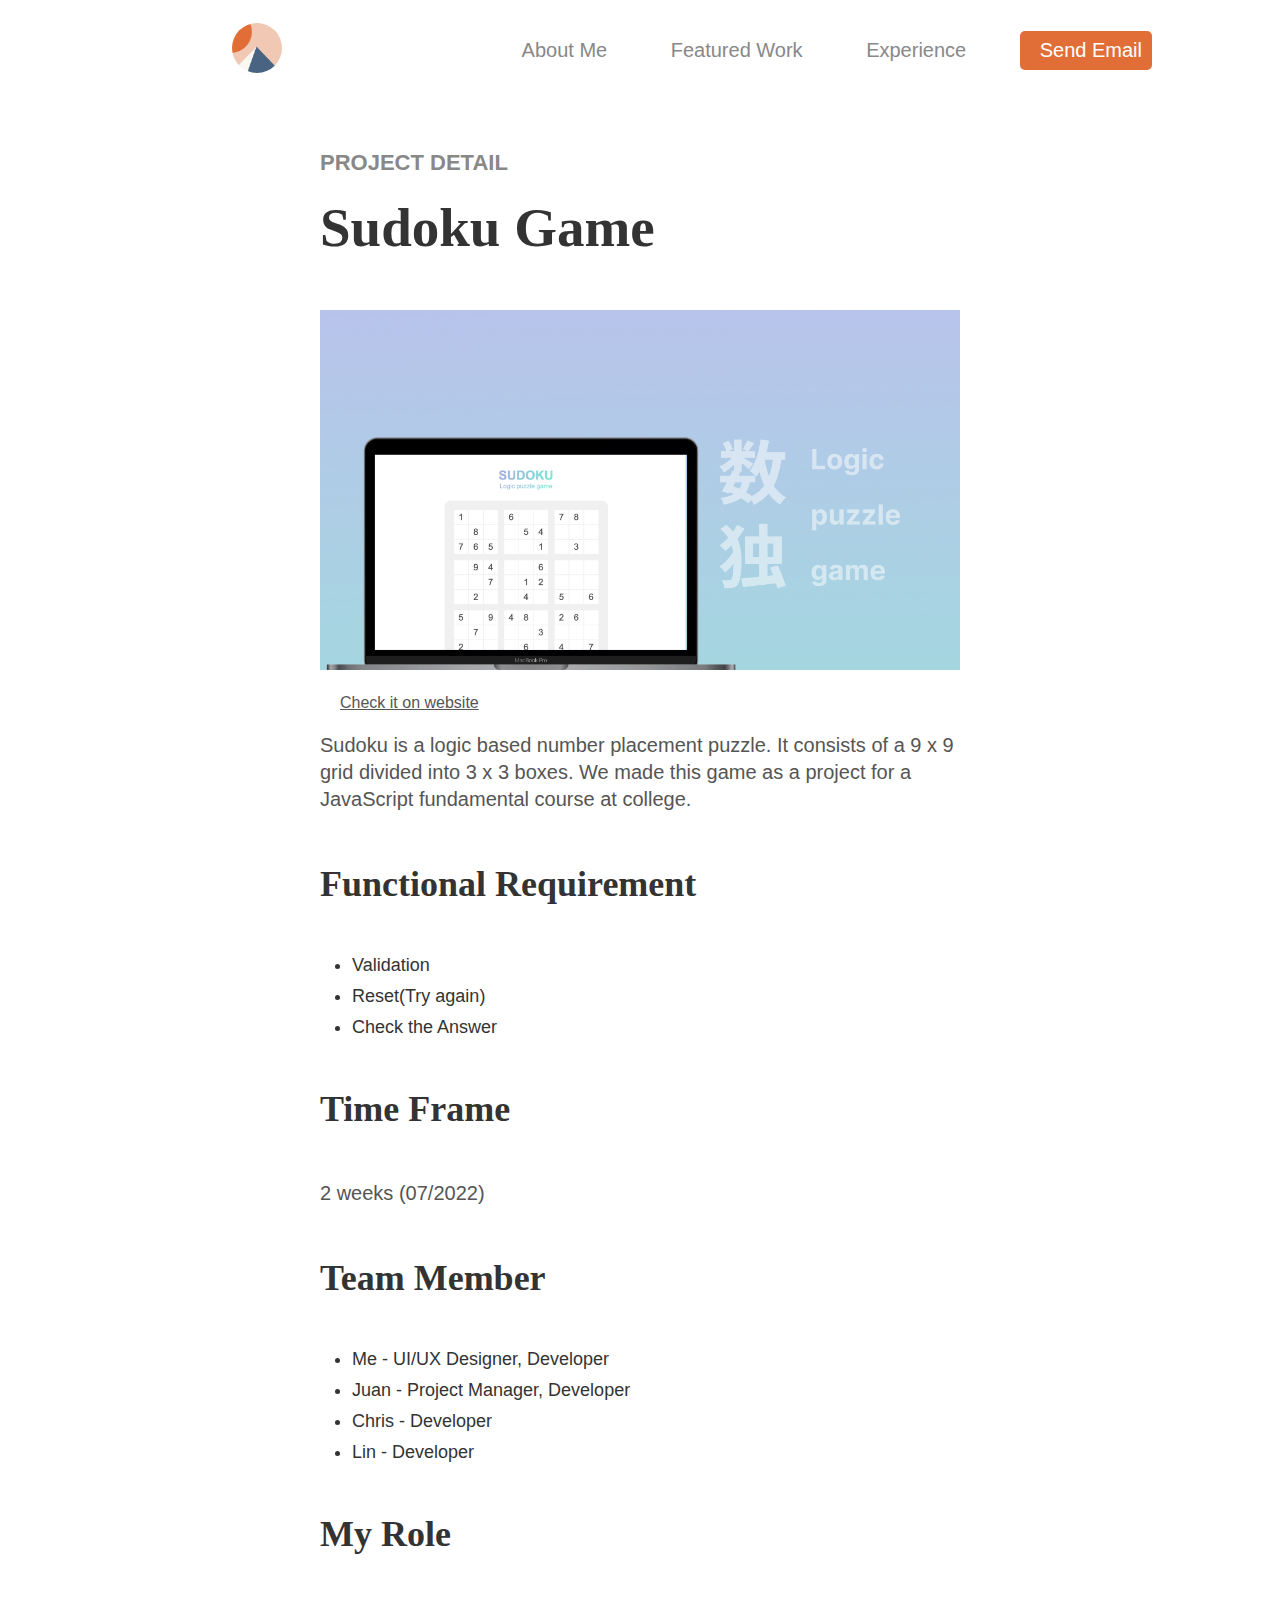
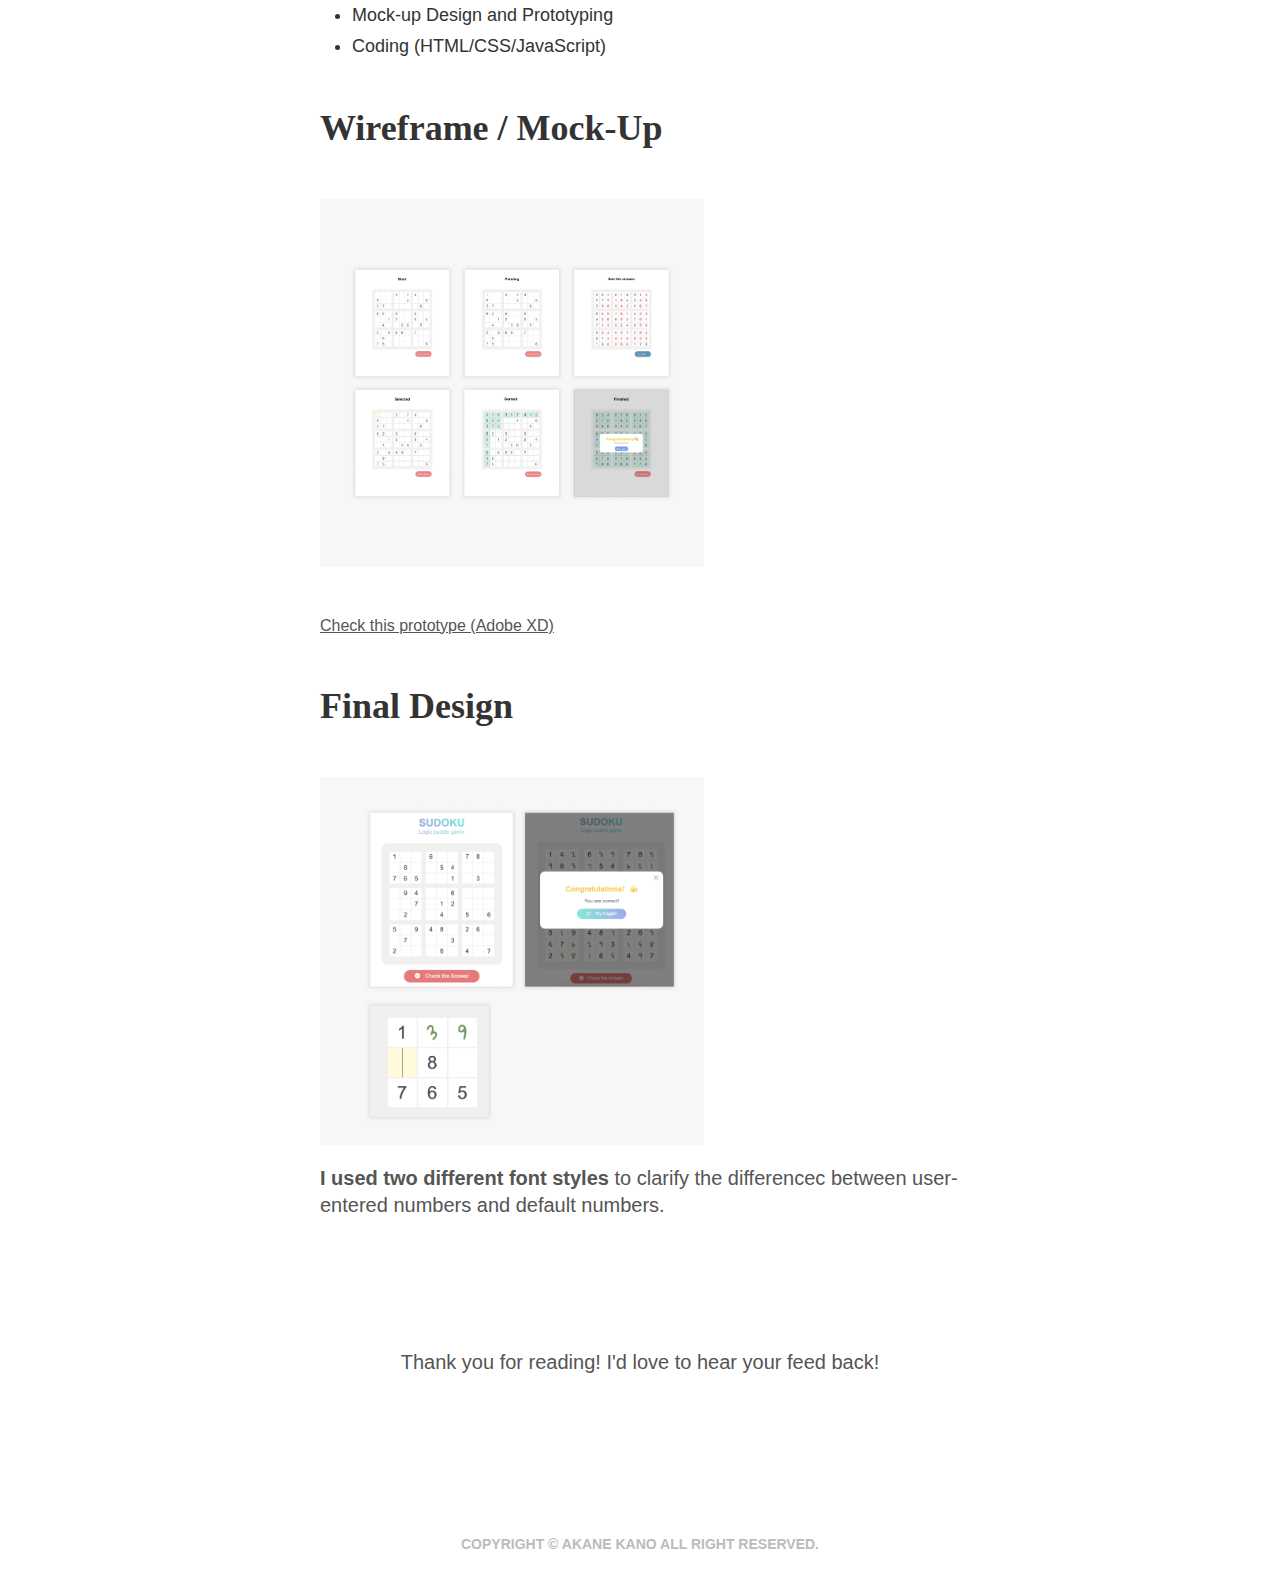
<file: sudoku.html>
<!DOCTYPE html>
<html>

<head>
  <meta charset="UTF-8">
  <meta http-equiv="X-UA-Compatible" content="IE=edge">
  <meta name="viewport" content="width=device-width, initial-scale=1.0">
  <title>Sudoku Game | Akane UI/UX Designer</title>
  <!-- FAVICON -->
  <link rel="icon" type="image/x-icon" href="./img/favicon.png">
  <!-- SCSS -->
  <link rel="stylesheet" type="text/css" href="./css/style.css">
  <!-- FONT AWSOME -->
  <link rel="stylesheet" href="https://cdnjs.cloudflare.com/ajax/libs/font-awesome/6.2.0/css/all.min.css"
    integrity="sha512-xh6O/CkQoPOWDdYTDqeRdPCVd1SpvCA9XXcUnZS2FmJNp1coAFzvtCN9BmamE+4aHK8yyUHUSCcJHgXloTyT2A=="
    crossorigin="anonymous" referrerpolicy="no-referrer" />
  <!-- GOOGLE ICON -->
  <link rel="stylesheet"
    href="https://fonts.googleapis.com/css2?family=Material+Symbols+Outlined:opsz,wght,FILL,GRAD@48,400,0,0" />
</head>

<body>

  <header class="header" id="header">
    <a href="https://akaneknh.github.io/AkaneKano/"><img class="home-icon" src="./img/home-icon.png"></a>
    <!-- ---------------------- -->
    <!-- DESKTOP NAV START -->
    <!-- ---------------------- -->
    <nav class="desktop-header" id="g-nav">
      <ul>
        <li><a href="https://akaneknh.github.io/AkaneKano/#section2">About Me</a></li>
        <li><a href="https://akaneknh.github.io/AkaneKano/#section3">Featured Work</a></li>
        <li><a href="https://akaneknh.github.io/AkaneKano/#section4">Experience</a></li>
        <li>
          <a class="send-email-btn-nav" href="mailto:akanekanoweb@gmail.com"><i
              class="fa-regular fa-paper-plane"></i>Send Email</a>
        </li>
      </ul>
    </nav>
    <!-- ---------------------- -->
    <!-- DESKTOP NAV END -->
    <!-- ---------------------- -->

    <!-- ---------------------- -->
    <!-- MOBILE TABLET NAV START -->
    <!-- ---------------------- -->
    <div class="nav-wrapper">
      <nav class="header-nav">
        <ul class="nav-list">
          <li class="nav-item">
            <a href="https://akaneknh.github.io/AkaneKano/#section2">About Me</a>
          </li>
          <li class="nav-item">
            <a href="https://akaneknh.github.io/AkaneKano/#section3">Featured Work</a>
          </li>
          <li class="nav-item">
            <a href="https://akaneknh.github.io/AkaneKano/#section4">Experience</a>
          </li>
          <li class="nav-item">
            <a href="mailto:akanekanoweb@gmail.com">Contact</a>
          </li>
        </ul>
      </nav>
    </div>
    <!-- ---------------------- -->
    <!-- MOBILE TABLET NAV END -->
    <!-- ---------------------- -->

    <!-- ---------------------- -->
    <!-- HAMBURGAR BORDERS START -->
    <!-- ---------------------- -->
    <div class="burgerbtn-wrap">
      <button class="burger-btn">
        <span class="bar bar_top"></span>
        <span class="bar bar_mid"></span>
        <span class="bar bar_bottom"></span>
      </button>
    </div>
    <!-- ---------------------- -->
    <!-- HAMBURGAR BORDERS END -->
    <!-- ---------------------- -->
  </header>

  <main class="work-detail-main">

    <div class="project-detail-title-wrap">
      <div class="project-detail-title">
        <h3>Project Detail</h3>
        <h1>Sudoku Game</h1>
      </div>
    </div>
    <div class="project-detail-img-wrap">
      <div class="project-detail-img-link">
        <img class="work-img1" src="./img/sudoku-nontext.png" alt="">
      </div>
      <div class="project-detail-text-link">
        <div class="project-detail-link">
          <a href="https://github.com/GomezJuanEfe/sudokuProject" target="_blank">
            <i class="fa-brands fa-github"></i>
          </a>
          <a href="https://gomezjuanefe.github.io/sudokuProject/" target="_blank">Check it on website</a>
        </div>
        <p>Sudoku is a logic based number placement puzzle. It consists of a 9 x 9 grid divided into 3 x 3 boxes. We
          made
          this game as a project for a JavaScript fundamental course at college.
        </p>
      </div>
    </div>
    <!-- Functional requirement -->
 
      <div class="function-req-wrap">
        <h2>Functional requirement</h2>
        <ul>
          <li>Validation</li>
          <li>Reset(Try again)</li>
          <li>Check the Answer</li>
        </ul>
      </div>
      <!-- Time Frame -->
      <div class="time-frame-wrap">
        <h2>Time frame</h2>
        <p>2 weeks (07/2022)</p>
      
      </div>
      <div class="role-wrap">
        <h2>Team Member</h2>
        <ul>
          <li>Me -  UI/UX Designer, Developer</li>
          <li>Juan - Project Manager, Developer</li>
          <li>Chris - Developer</li>
          <li>Lin - Developer</li>   
        </ul>
      </div>
    <div class="role-wrap">
      <h2>My Role</h2>
      <ul>
        <li>Mock-up Design and Prototyping</li>
        <li>Coding (HTML/CSS/JavaScript)</li>
      </ul>
    </div>
    <div class="img-with-link-title-wrap">
      <h2>Wireframe / Mock-up</h2>

      <div class="img-link-wrap">
        <img class="work-img2" src="./img/prototyping.png" alt="">
        <a href="https://xd.adobe.com/view/7d345b5c-a6d7-46d8-a0da-d057415d5dfd-2867/" target="_blank">Check this
          prototype (Adobe XD)</a>
      </div>
    </div>

    <div class="img-text-title-wrap">
      <h2>Final Design</h2>
      <div class="img-text-wrap">
        <img class="work-img2" src="img/sudoku-3.png" alt="">
        <p><span style="font-weight: 600;">I used two different font styles</span> to clarify the differencec between
          user-entered numbers and default numbers.</p>
      </div>

      <p class="thanks-reading">Thank you for reading! I'd love to hear your feed back!</p>


  </main>
  <footer id="footer">
    <p class="copy-right">Copyright &copy; Akane Kano All Right Reserved.</p>
  </footer>
  <script src="https://code.jquery.com/jquery-3.6.0.min.js"
    integrity="sha256-/xUj+3OJU5yExlq6GSYGSHk7tPXikynS7ogEvDej/m4=" crossorigin="anonymous"></script>
  <script src="./js/script.js"></script>
</body>

</html>
</file>
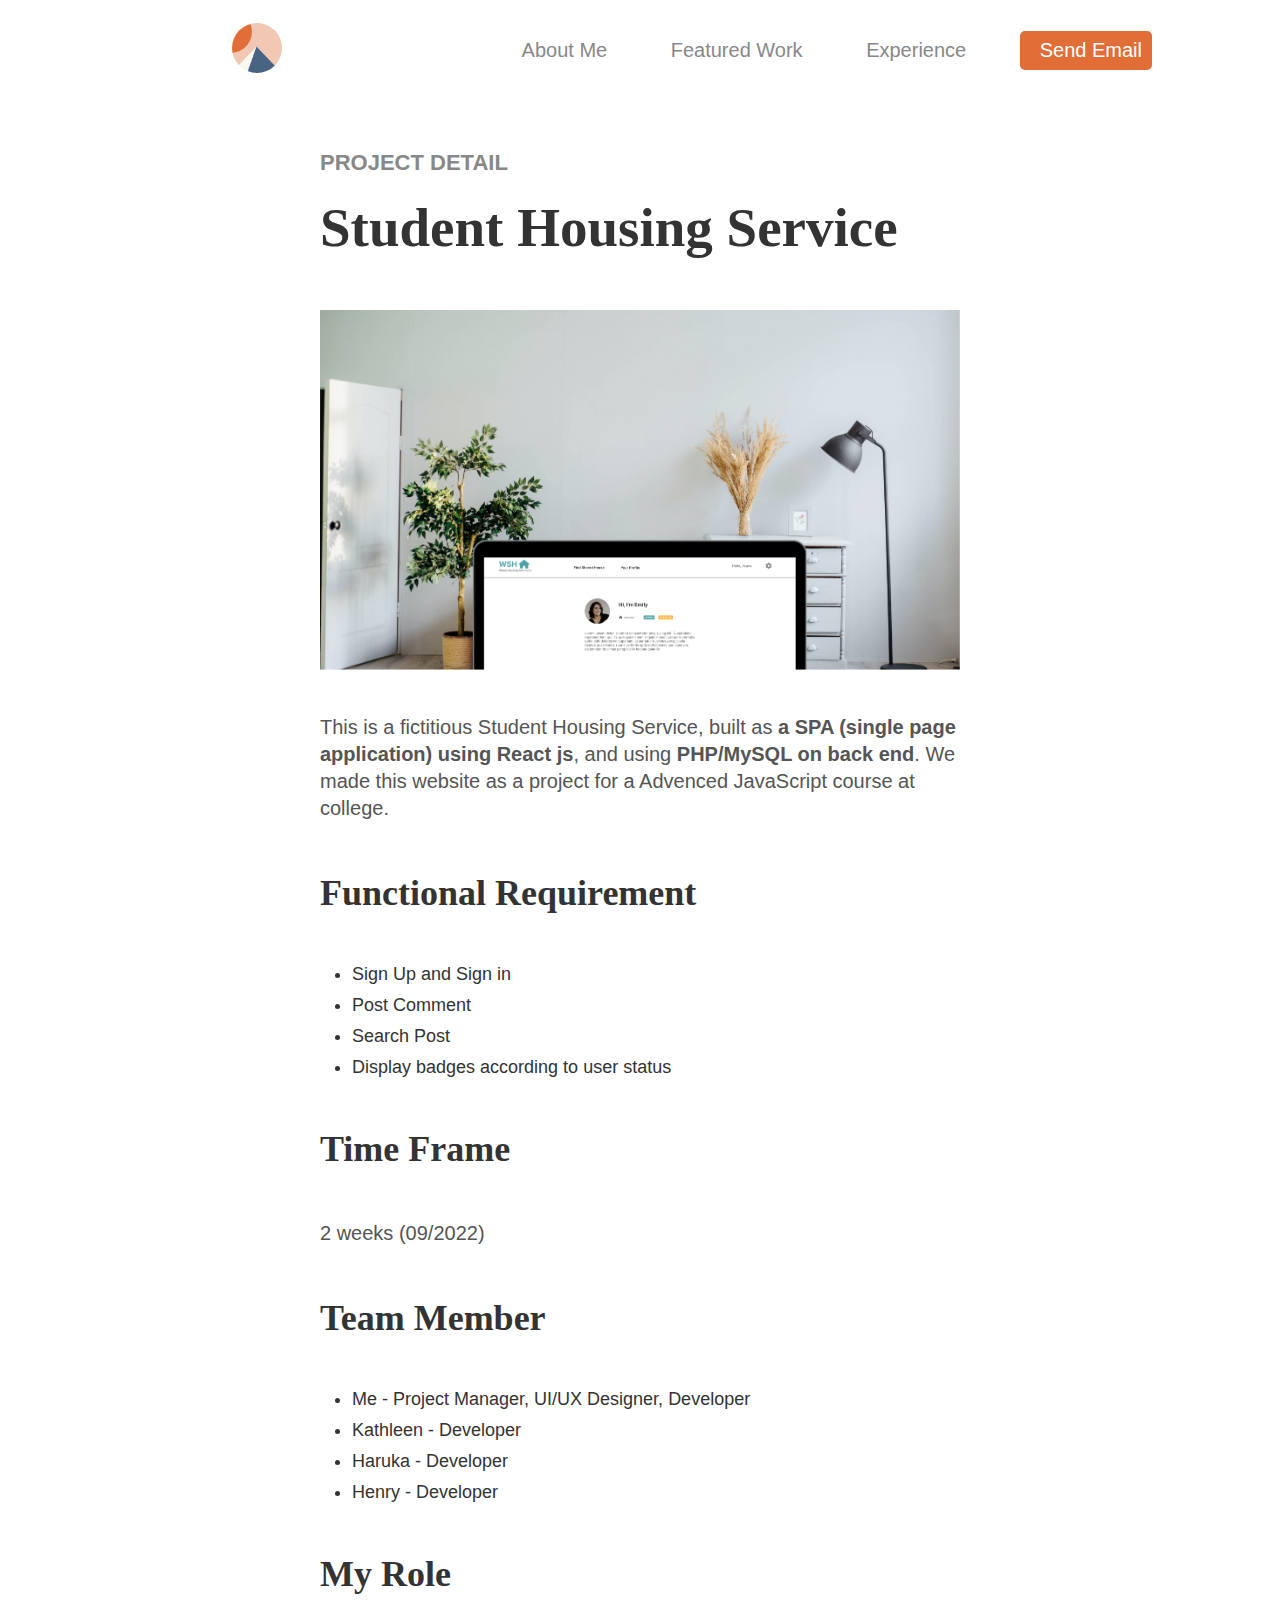
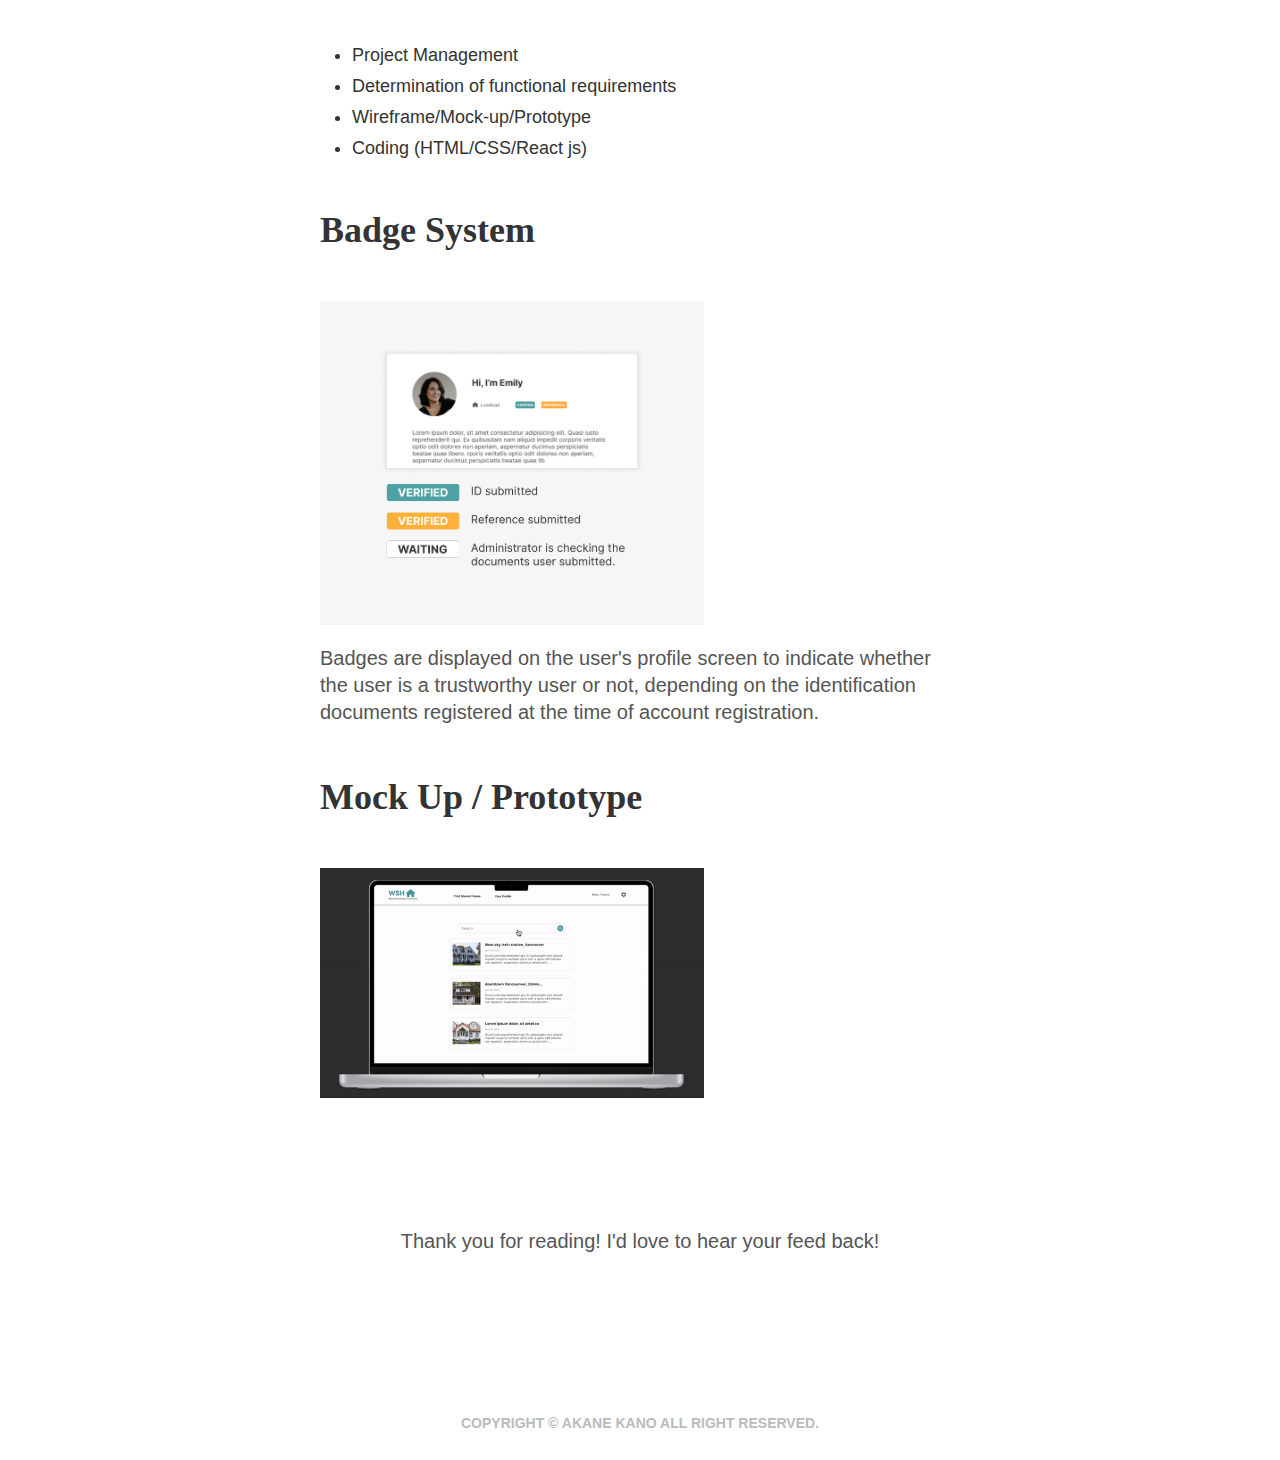
<file: whs.html>
<!DOCTYPE html>
<html>

<head>
  <meta charset="UTF-8">
  <meta http-equiv="X-UA-Compatible" content="IE=edge">
  <meta name="viewport" content="width=device-width, initial-scale=1.0">
  <title>Student Housing | Akane UI/UX Designer</title>
  <!-- FAVICON -->
  <link rel="icon" type="image/x-icon" href="./img/favicon.png">
  <!-- SCSS -->
  <link rel="stylesheet" type="text/css" href="./css/style.css">
  <!-- FONT AWSOME -->
  <link rel="stylesheet" href="https://cdnjs.cloudflare.com/ajax/libs/font-awesome/6.2.0/css/all.min.css"
    integrity="sha512-xh6O/CkQoPOWDdYTDqeRdPCVd1SpvCA9XXcUnZS2FmJNp1coAFzvtCN9BmamE+4aHK8yyUHUSCcJHgXloTyT2A=="
    crossorigin="anonymous" referrerpolicy="no-referrer" />
  <!-- GOOGLE ICON -->
  <link rel="stylesheet"
    href="https://fonts.googleapis.com/css2?family=Material+Symbols+Outlined:opsz,wght,FILL,GRAD@48,400,0,0" />
</head>

<body>

  <header class="header" id="header">
    <a href="https://akaneknh.github.io/AkaneKano/"><img class="home-icon" src="./img/home-icon.png"></a>
    <!-- ---------------------- -->
    <!-- DESKTOP NAV START -->
    <!-- ---------------------- -->
    <nav class="desktop-header" id="g-nav">
      <ul>
        <li><a href="https://akaneknh.github.io/AkaneKano/#section2">About Me</a></li>
        <li><a href="https://akaneknh.github.io/AkaneKano/#section3">Featured Work</a></li>
        <li><a href="https://akaneknh.github.io/AkaneKano/#section4">Experience</a></li>
        <li>
          <a class="send-email-btn-nav" href="mailto:akanekanoweb@gmail.com"><i
              class="fa-regular fa-paper-plane"></i>Send Email</a>
        </li>
      </ul>
    </nav>
    <!-- ---------------------- -->
    <!-- DESKTOP NAV END -->
    <!-- ---------------------- -->

    <!-- ---------------------- -->
    <!-- MOBILE TABLET NAV START -->
    <!-- ---------------------- -->
    <div class="nav-wrapper">
      <nav class="header-nav">
        <ul class="nav-list">
          <li class="nav-item">
            <a href="https://akaneknh.github.io/AkaneKano/#section2">About Me</a>
          </li>
          <li class="nav-item">
            <a href="https://akaneknh.github.io/AkaneKano/#section3">Featured Work</a>
          </li>
          <li class="nav-item">
            <a href="https://akaneknh.github.io/AkaneKano/#section4">Experience</a>
          </li>
          <li class="nav-item">
            <a href="mailto:akanekanoweb@gmail.com">Contact</a>
          </li>
        </ul>
      </nav>
    </div>
    <!-- ---------------------- -->
    <!-- MOBILE TABLET NAV END -->
    <!-- ---------------------- -->

    <!-- ---------------------- -->
    <!-- HAMBURGAR BORDERS START -->
    <!-- ---------------------- -->
    <div class="burgerbtn-wrap">
      <button class="burger-btn">
        <span class="bar bar_top"></span>
        <span class="bar bar_mid"></span>
        <span class="bar bar_bottom"></span>
      </button>
    </div>
    <!-- ---------------------- -->
    <!-- HAMBURGAR BORDERS END -->
    <!-- ---------------------- -->
  </header>

  <main class="work-detail-main">

    <div class="project-detail-title-wrap">
      <div class="project-detail-title">
        <h3>Project Detail</h3>
        <h1>Student Housing Service</h1>
      </div>
    </div>
    <div class="project-detail-img-wrap">
      <div class="project-detail-img-link">
        <img class="work-img1" src="./img/whs-nontext.png" alt="">
      </div>
      <div class="project-detail-text-link">
        <div class="project-detail-link">
          <a href="https://github.com/HenryHitak/house_share.github.io" target="_blank">
            <i class="fa-brands fa-github"></i>
          </a>
    
        </div>
        <p>This is a fictitious Student Housing Service, built as <span style="font-weight: 600;">a SPA (single page application) using React js</span>, and using <span style="font-weight: 600;">PHP/MySQL on back end</span>. We made this website as a project for a Advenced JavaScript course at college.
        </p>
      </div>
    </div>
    <!-- Functional requirement -->
 
      <div class="function-req-wrap">
        <h2>Functional requirement</h2>
        <ul>
          <li>Sign Up and Sign in</li>
          <li>Post Comment</li>
          <li>Search Post</li>
          <li>Display badges according to user status</li>
      </div>
      <!-- Time Frame -->
      <div class="time-frame-wrap">
        <h2>Time frame</h2>
        <p>2 weeks (09/2022)</p>
      
      </div>

      <div class="role-wrap">
        <h2>Team Member</h2>
        <ul>
          <li>Me - Project Manager, UI/UX Designer, Developer</li>
          <li>Kathleen - Developer</li>
          <li>Haruka - Developer</li>
          <li>Henry - Developer</li>   
        </ul>
      </div>

    <div class="role-wrap">
      <h2>My Role</h2>
      <ul>
        <li>Project Management</li>
        <li>Determination of functional requirements</li>
        <li>Wireframe/Mock-up/Prototype</li>
        <li>Coding (HTML/CSS/React js)</li>
      </ul>
    </div>
    <div class="img-with-link-title-wrap">
      <h2>Badge System</h2>

      <div class="img-link-wrap">
        <div class="img-p-wrap">
        <img class="work-img2" src="./img/housing2.png" alt="">
        <p>Badges are displayed on the user's profile screen to indicate whether the user is a trustworthy user or not, depending on the identification documents registered at the time of account registration. 
      </p>
       
      </div>
         <h2>Mock up / Prototype</h2>
        
         <img class="work-img2" src="./img/whs-prototype.gif" alt="">
      </div>
    </div>

      <p class="thanks-reading">Thank you for reading! I'd love to hear your feed back!</p>


  </main>
  <footer id="footer">
    <p class="copy-right">Copyright &copy; Akane Kano All Right Reserved.</p>
  </footer>
  <script src="https://code.jquery.com/jquery-3.6.0.min.js"
    integrity="sha256-/xUj+3OJU5yExlq6GSYGSHk7tPXikynS7ogEvDej/m4=" crossorigin="anonymous"></script>
  <script src="./js/script.js"></script>
</body>

</html>
</file>
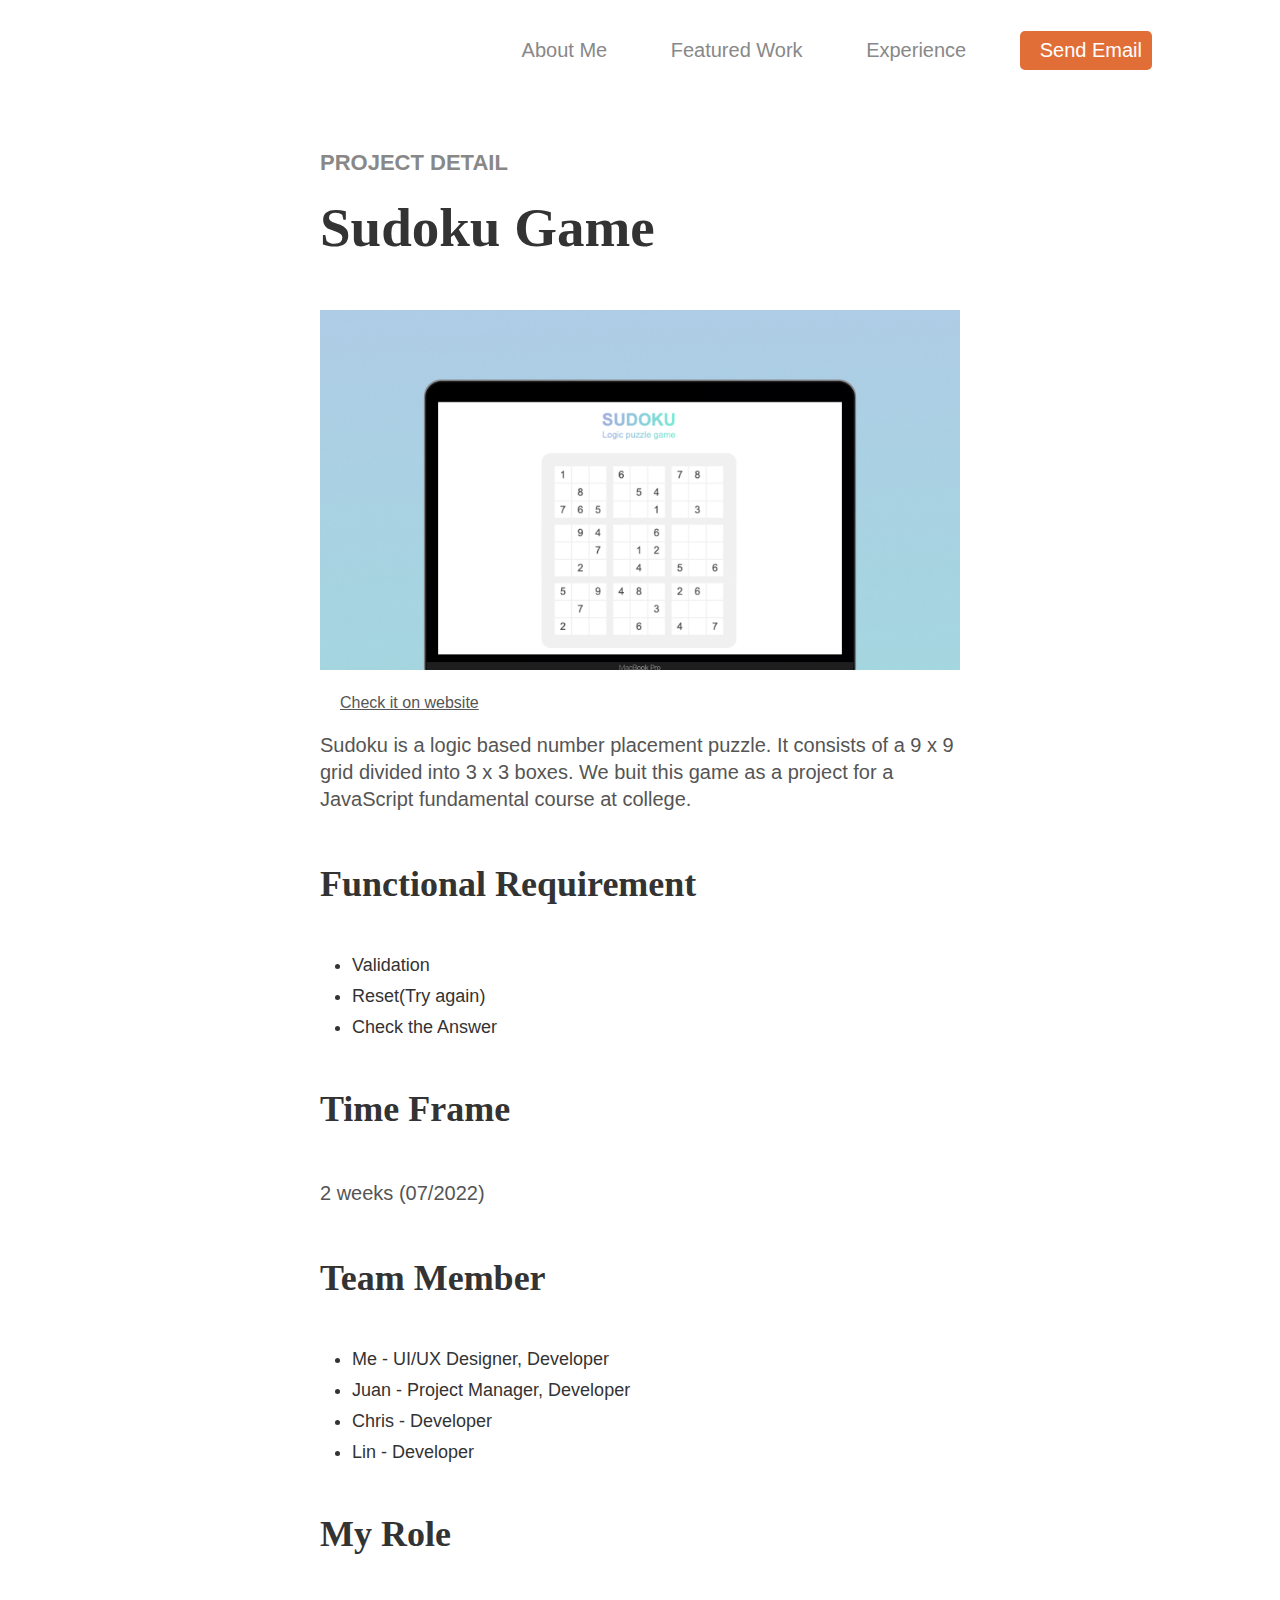
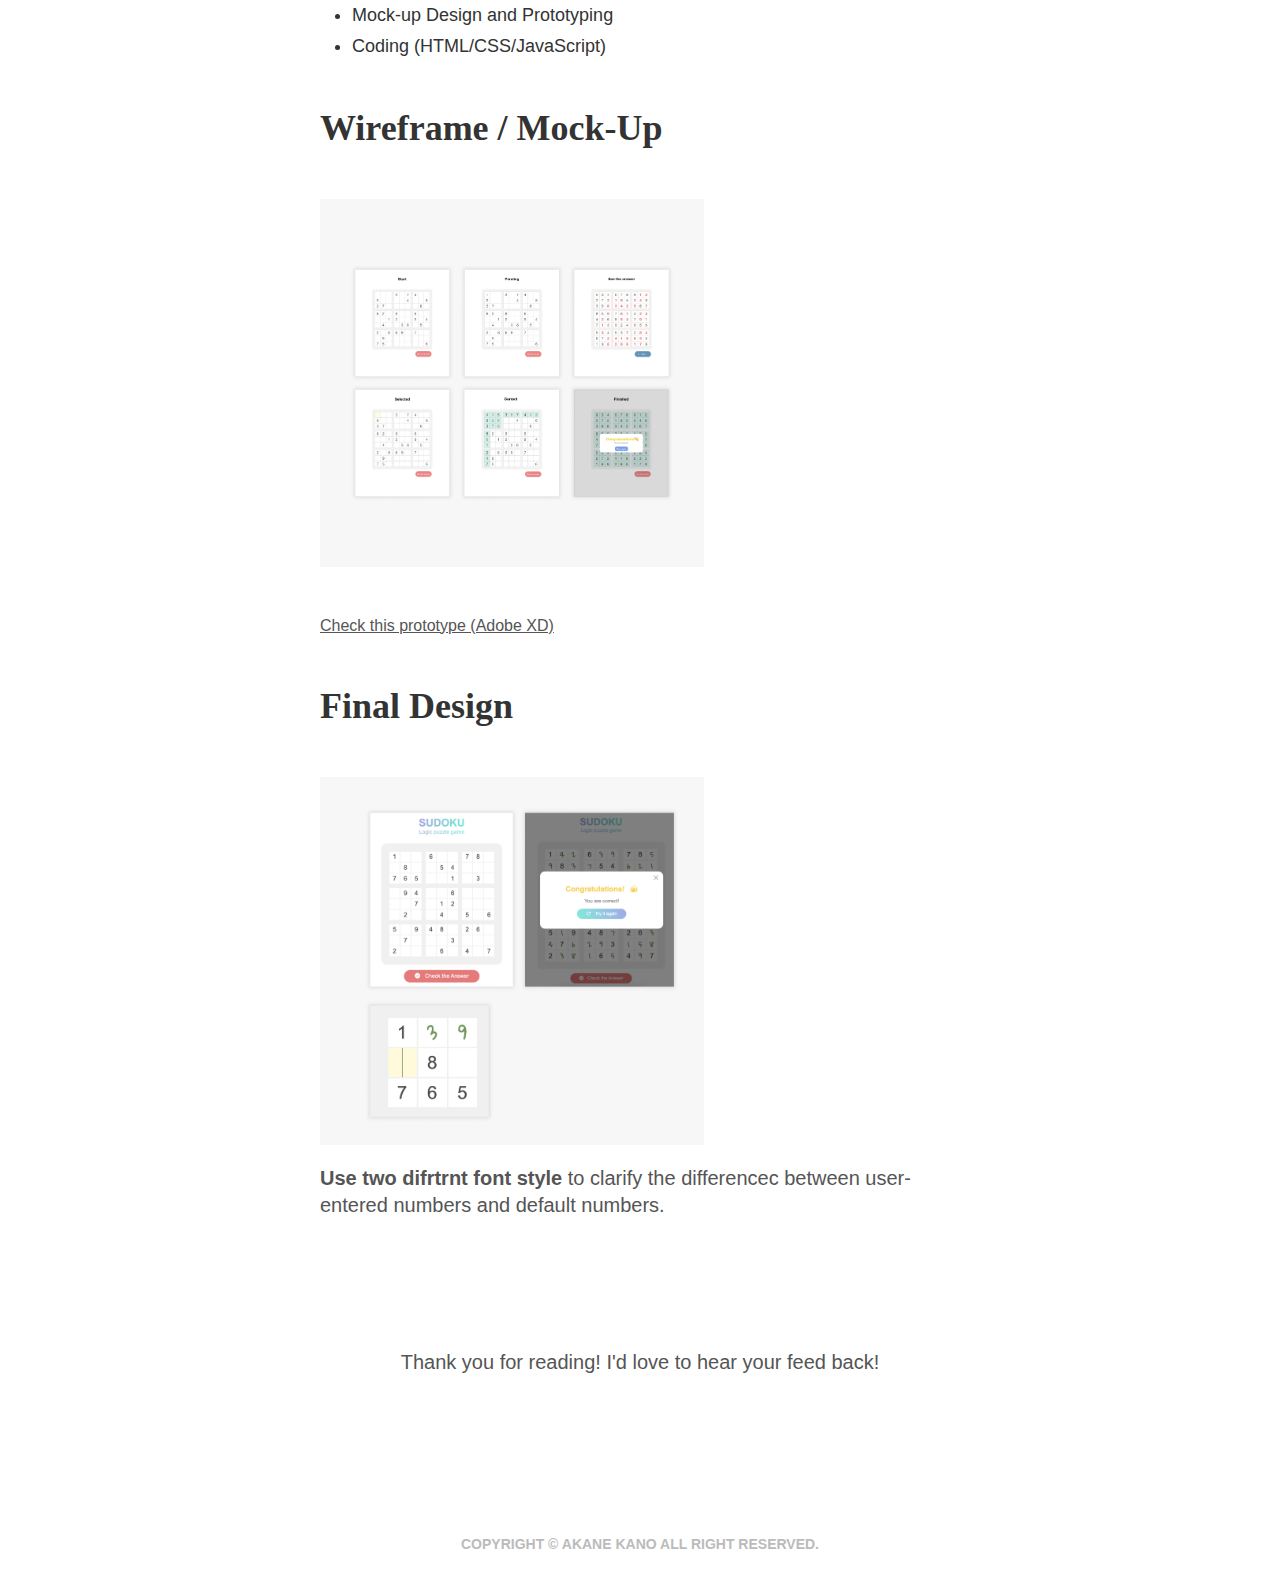
<file: work1.html>
<!DOCTYPE html>
<html>

<head>
  <meta charset="UTF-8">
  <meta http-equiv="X-UA-Compatible" content="IE=edge">
  <meta name="viewport" content="width=device-width, initial-scale=1.0">
  <title>Work 1 | Akane UI/UX Designer</title>
  <!-- FAVICON -->
  <link rel="icon" type="image/x-icon" href="./img/favicon.png">
  <!-- SCSS -->
  <link rel="stylesheet" type="text/css" href="./css/style.css">
  <!-- FONT AWSOME -->
  <link rel="stylesheet" href="https://cdnjs.cloudflare.com/ajax/libs/font-awesome/6.2.0/css/all.min.css"
    integrity="sha512-xh6O/CkQoPOWDdYTDqeRdPCVd1SpvCA9XXcUnZS2FmJNp1coAFzvtCN9BmamE+4aHK8yyUHUSCcJHgXloTyT2A=="
    crossorigin="anonymous" referrerpolicy="no-referrer" />
  <!-- GOOGLE ICON -->
  <link rel="stylesheet"
    href="https://fonts.googleapis.com/css2?family=Material+Symbols+Outlined:opsz,wght,FILL,GRAD@48,400,0,0" />
</head>

<body>

  <header class="header" id="header">
    <!-- ---------------------- -->
    <!-- DESKTOP NAV START -->
    <!-- ---------------------- -->
    <nav class="desktop-header" id="g-nav">
      <ul>
        <li><a href="https://akaneknh.github.io/AkaneKano/#section2">About Me</a></li>
        <li><a href="https://akaneknh.github.io/AkaneKano/#section3">Featured Work</a></li>
        <li><a href="https://akaneknh.github.io/AkaneKano/#section4">Experience</a></li>
        <li>
          <a class="send-email-btn-nav" href="mailto:akanekanoweb@gmail.com"><i
              class="fa-regular fa-paper-plane"></i>Send Email</a>
        </li>
      </ul>
    </nav>
    <!-- ---------------------- -->
    <!-- DESKTOP NAV END -->
    <!-- ---------------------- -->

    <!-- ---------------------- -->
    <!-- MOBILE TABLET NAV START -->
    <!-- ---------------------- -->
    <div class="nav-wrapper">
      <nav class="header-nav">
        <ul class="nav-list">
          <li class="nav-item">
            <a href="https://akaneknh.github.io/AkaneKano/#section2">About Me</a>
          </li>
          <li class="nav-item">
            <a href="https://akaneknh.github.io/AkaneKano/#section3">Featured Work</a>
          </li>
          <li class="nav-item">
            <a href="https://akaneknh.github.io/AkaneKano/#section4">Experience</a>
          </li>
          <li class="nav-item">
            <a href="mailto:akanekanoweb@gmail.com">Contact</a>
          </li>
        </ul>
      </nav>
    </div>
    <!-- ---------------------- -->
    <!-- MOBILE TABLET NAV END -->
    <!-- ---------------------- -->

    <!-- ---------------------- -->
    <!-- HAMBURGAR BORDERS START -->
    <!-- ---------------------- -->
    <div class="burgerbtn-wrap">
      <button class="burger-btn">
        <span class="bar bar_top"></span>
        <span class="bar bar_mid"></span>
        <span class="bar bar_bottom"></span>
      </button>
    </div>
    <!-- ---------------------- -->
    <!-- HAMBURGAR BORDERS END -->
    <!-- ---------------------- -->
  </header>

  <main class="work-detail-main">

    <div class="project-detail-title-wrap">
      <div class="project-detail-title">
        <h3>Project Detail</h3>
        <h1>Sudoku Game</h1>
      </div>
    </div>
    <div class="project-detail-img-wrap">
      <div class="project-detail-img-link">
        <img class="work-img1" src="./img/sudoku.png" alt="">
      </div>
      <div class="project-detail-text-link">
        <div class="project-detail-link">
          <a href="https://github.com/GomezJuanEfe/sudokuProject" target="_blank">
            <i class="fa-brands fa-github"></i>
          </a>
          <a href="https://gomezjuanefe.github.io/sudokuProject/" target="_blank">Check it on website</a>
        </div>
        <p>Sudoku is a logic based number placement puzzle. It consists of a 9 x 9 grid divided into 3 x 3 boxes. We
          buit
          this game as a project for a JavaScript fundamental course at college.
        </p>
      </div>
    </div>
    <!-- Functional requirement -->
 
      <div class="function-req-wrap">
        <h2>Functional requirement</h2>
        <ul>
          <li>Validation</li>
          <li>Reset(Try again)</li>
          <li>Check the Answer</li>
        </ul>
      </div>
      <!-- Time Frame -->
      <div class="time-frame-wrap">
        <h2>Time frame</h2>
        <p>2 weeks (07/2022)</p>
      
      </div>
      <div class="role-wrap">
        <h2>Team Member</h2>
        <ul>
          <li>Me -  UI/UX Designer, Developer</li>
          <li>Juan - Project Manager, Developer</li>
          <li>Chris - Developer</li>
          <li>Lin - Developer</li>   
        </ul>
      </div>
    <div class="role-wrap">
      <h2>My Role</h2>
      <ul>
        <li>Mock-up Design and Prototyping</li>
        <li>Coding (HTML/CSS/JavaScript)</li>
      </ul>
    </div>
    <div class="img-with-link-title-wrap">
      <h2>Wireframe / Mock-up</h2>

      <div class="img-link-wrap">
        <img class="work-img2" src="./img/prototyping.png" alt="">
        <a href="https://xd.adobe.com/view/7d345b5c-a6d7-46d8-a0da-d057415d5dfd-2867/" target="_blank">Check this
          prototype (Adobe XD)</a>
      </div>
    </div>

    <div class="img-text-title-wrap">
      <h2>Final Design</h2>
      <div class="img-text-wrap">
        <img class="work-img2" src="img/sudoku-3.png" alt="">
        <p><span style="font-weight: 600;">Use two difrtrnt font style</span> to clarify the differencec between
          user-entered numbers and default numbers.</p>
      </div>

      <p class="thanks-reading">Thank you for reading! I'd love to hear your feed back!</p>


  </main>
  <footer id="footer">
    <p class="copy-right">Copyright &copy; Akane Kano All Right Reserved.</p>
  </footer>
  <script src="https://code.jquery.com/jquery-3.6.0.min.js"
    integrity="sha256-/xUj+3OJU5yExlq6GSYGSHk7tPXikynS7ogEvDej/m4=" crossorigin="anonymous"></script>
  <script src="./js/script.js"></script>
</body>

</html>
</file>
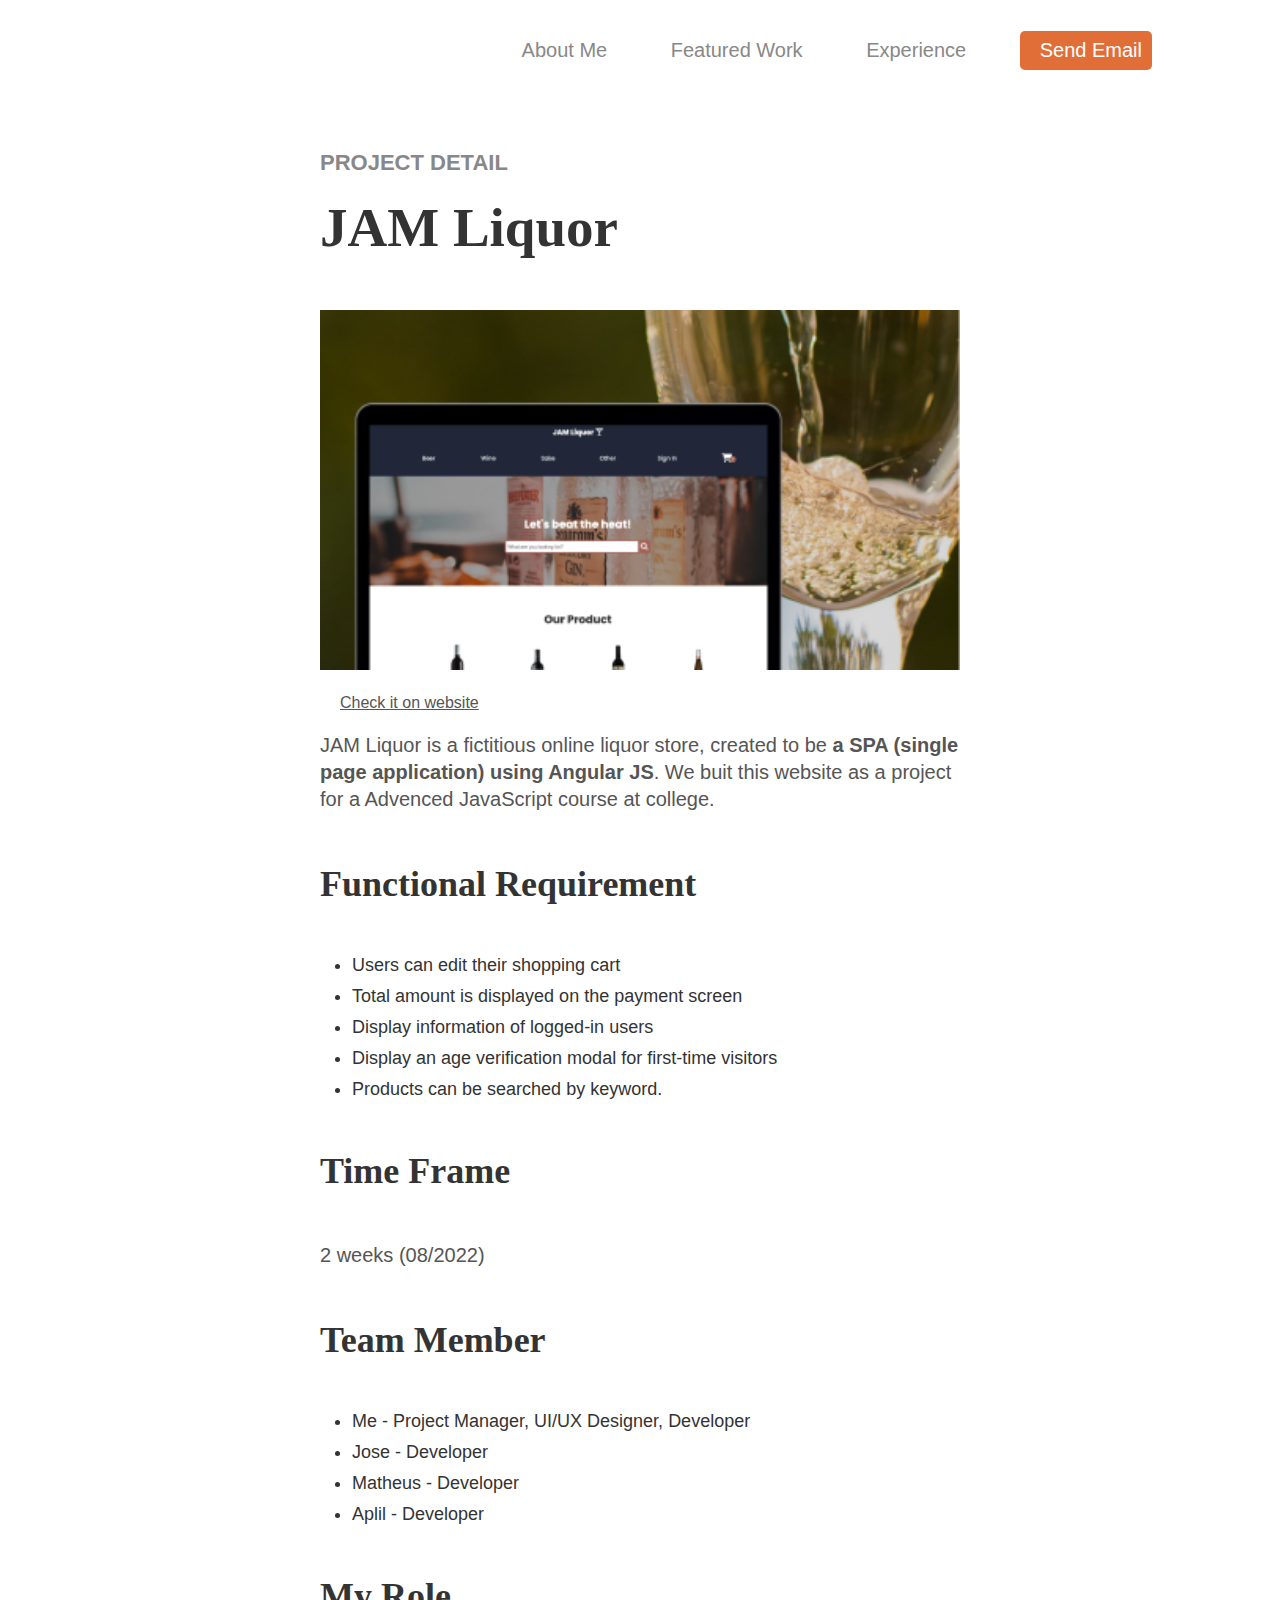
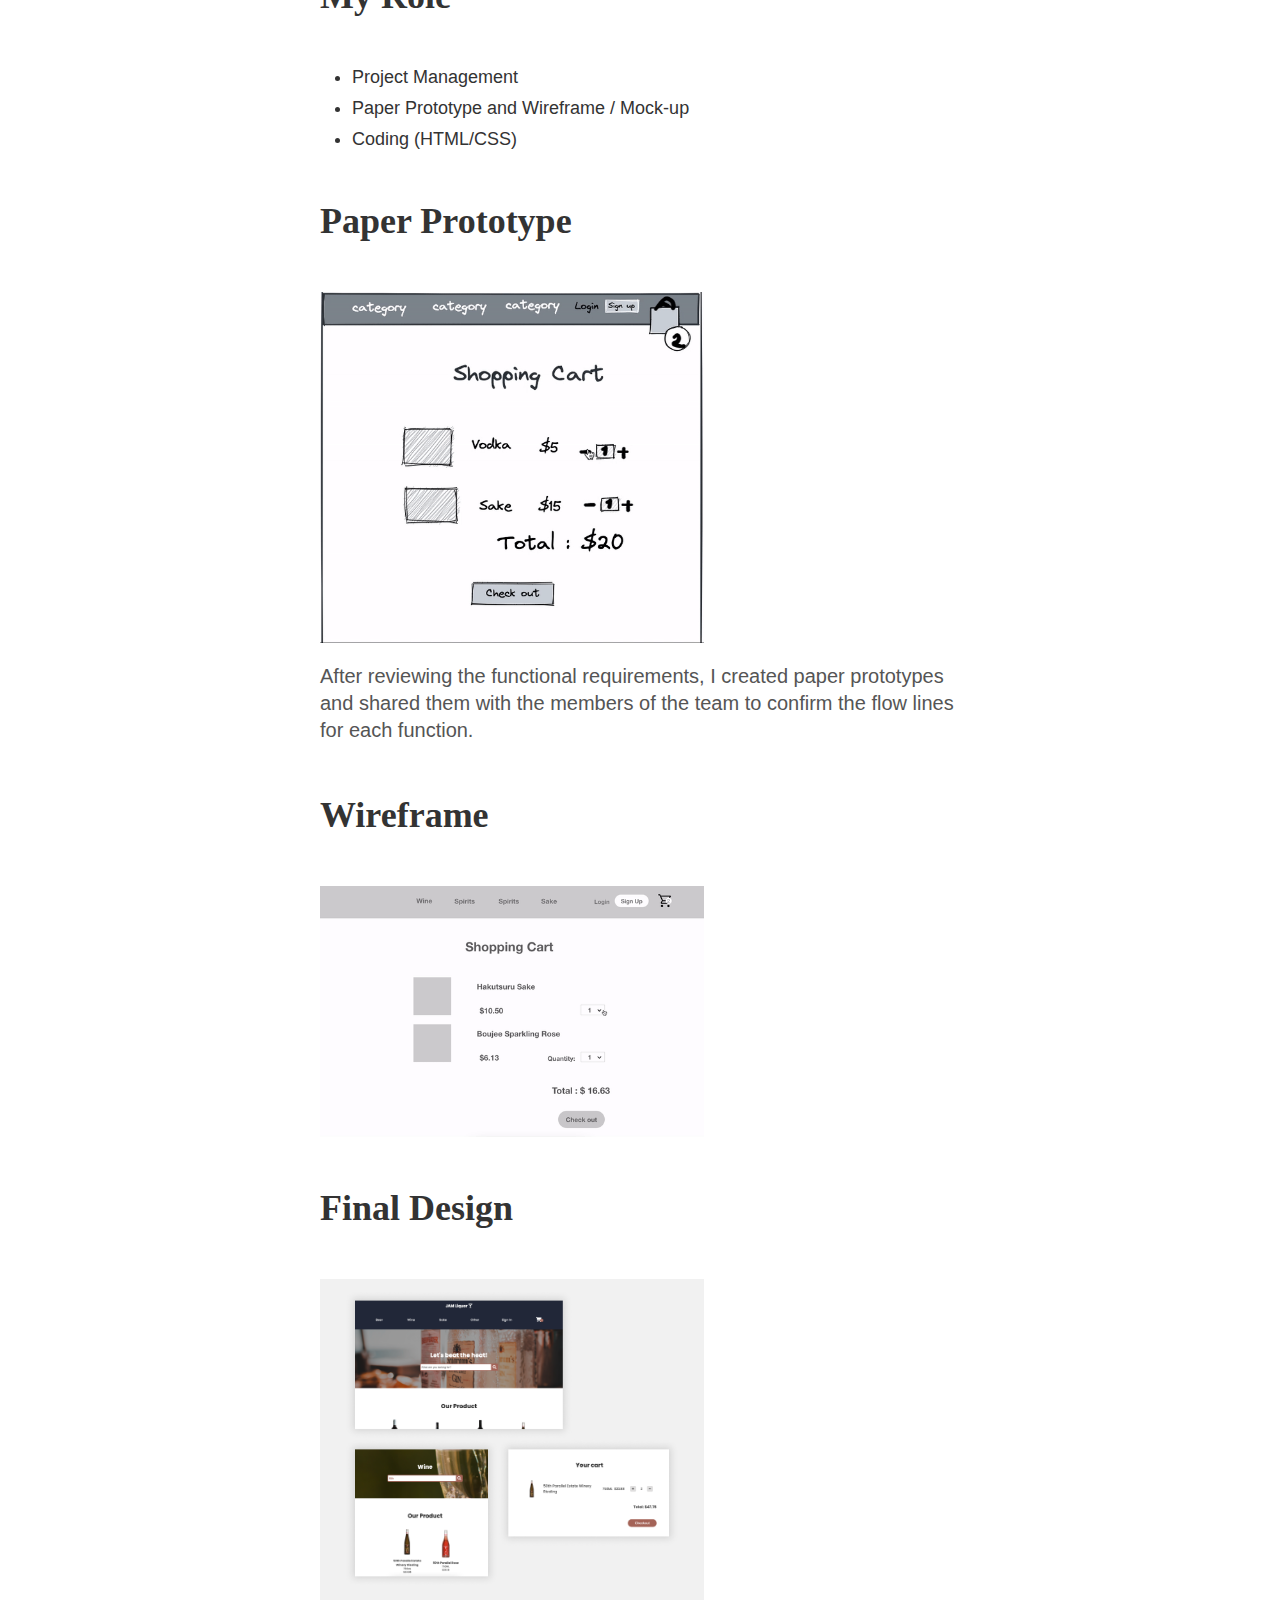
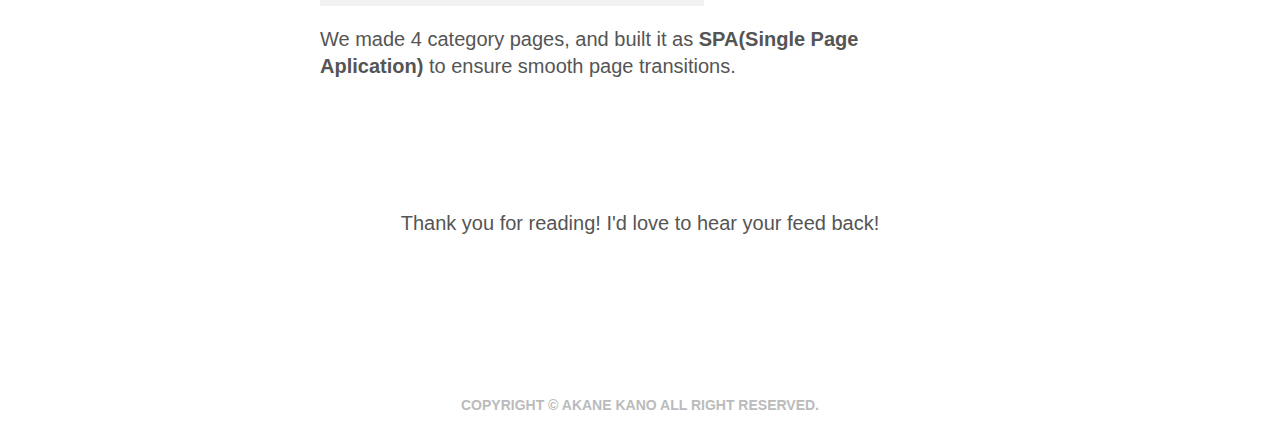
<file: work2.html>
<!DOCTYPE html>
<html>

<head>
  <meta charset="UTF-8">
  <meta http-equiv="X-UA-Compatible" content="IE=edge">
  <meta name="viewport" content="width=device-width, initial-scale=1.0">
  <title>Work 2 | Akane UI/UX Designer</title>
  <!-- FAVICON -->
  <link rel="icon" type="image/x-icon" href="./img/favicon.png">
  <!-- SCSS -->
  <link rel="stylesheet" type="text/css" href="./css/style.css">
  <!-- FONT AWSOME -->
  <link rel="stylesheet" href="https://cdnjs.cloudflare.com/ajax/libs/font-awesome/6.2.0/css/all.min.css"
    integrity="sha512-xh6O/CkQoPOWDdYTDqeRdPCVd1SpvCA9XXcUnZS2FmJNp1coAFzvtCN9BmamE+4aHK8yyUHUSCcJHgXloTyT2A=="
    crossorigin="anonymous" referrerpolicy="no-referrer" />
  <!-- GOOGLE ICON -->
  <link rel="stylesheet"
    href="https://fonts.googleapis.com/css2?family=Material+Symbols+Outlined:opsz,wght,FILL,GRAD@48,400,0,0" />
</head>

<body>

  <header class="header" id="header">
    <!-- ---------------------- -->
    <!-- DESKTOP NAV START -->
    <!-- ---------------------- -->
    <nav class="desktop-header" id="g-nav">
      <ul>
        <li><a href="https://akaneknh.github.io/AkaneKano/#section2">About Me</a></li>
        <li><a href="https://akaneknh.github.io/AkaneKano/#section3">Featured Work</a></li>
        <li><a href="https://akaneknh.github.io/AkaneKano/#section4">Experience</a></li>
        <li>
          <a class="send-email-btn-nav" href="mailto:akanekanoweb@gmail.com"><i
              class="fa-regular fa-paper-plane"></i>Send Email</a>
        </li>
      </ul>
    </nav>
    <!-- ---------------------- -->
    <!-- DESKTOP NAV END -->
    <!-- ---------------------- -->

    <!-- ---------------------- -->
    <!-- MOBILE TABLET NAV START -->
    <!-- ---------------------- -->
    <div class="nav-wrapper">
      <nav class="header-nav">
        <ul class="nav-list">
          <li class="nav-item">
            <a href="https://akaneknh.github.io/AkaneKano/#section2">About Me</a>
          </li>
          <li class="nav-item">
            <a href="https://akaneknh.github.io/AkaneKano/#section3">Featured Work</a>
          </li>
          <li class="nav-item">
            <a href="https://akaneknh.github.io/AkaneKano/#section4">Experience</a>
          </li>
          <li class="nav-item">
            <a href="mailto:akanekanoweb@gmail.com">Contact</a>
          </li>
        </ul>
      </nav>
    </div>
    <!-- ---------------------- -->
    <!-- MOBILE TABLET NAV END -->
    <!-- ---------------------- -->

    <!-- ---------------------- -->
    <!-- HAMBURGAR BORDERS START -->
    <!-- ---------------------- -->
    <div class="burgerbtn-wrap">
      <button class="burger-btn">
        <span class="bar bar_top"></span>
        <span class="bar bar_mid"></span>
        <span class="bar bar_bottom"></span>
      </button>
    </div>
    <!-- ---------------------- -->
    <!-- HAMBURGAR BORDERS END -->
    <!-- ---------------------- -->
  </header>

  <main class="work-detail-main">

    <div class="project-detail-title-wrap">
      <div class="project-detail-title">
        <h3>Project Detail</h3>
        <h1>JAM Liquor</h1>
      </div>
    </div>
    <div class="project-detail-img-wrap">
      <div class="project-detail-img-link">
        <img class="work-img1" src="./img/liquor.png" alt="">
      </div>
      <div class="project-detail-text-link">
        <div class="project-detail-link">
          <a href="https://github.com/akaneknh/ecommerce-project" target="_blank">
            <i class="fa-brands fa-github"></i>
          </a>
          <a href=https://akaneknh.github.io/ecommerce-project/#!/" target="_blank">Check it on website</a>
        </div>
        <p>JAM Liquor is a fictitious online liquor store, created to be <span style="font-weight: 600;">a SPA (single page application) using Angular JS</span>. We
          buit
          this website as a project for a Advenced JavaScript course at college.
        </p>
      </div>
    </div>
    <!-- Functional requirement -->
 
      <div class="function-req-wrap">
        <h2>Functional requirement</h2>
        <ul>
          <li>Users can edit their shopping cart</li>
          <li>Total amount is displayed on the payment screen</li>
          <li>Display information of logged-in users</li>
          <li>Display an age verification modal for first-time visitors</li>
          <li>Products can be searched by keyword.</li>
        </ul>
      </div>
      <!-- Time Frame -->
      <div class="time-frame-wrap">
        <h2>Time frame</h2>
        <p>2 weeks (08/2022)</p>
      
      </div>

      <div class="role-wrap">
        <h2>Team Member</h2>
        <ul>
          <li>Me - Project Manager, UI/UX Designer, Developer</li>
          <li>Jose - Developer</li>
          <li>Matheus - Developer</li>
          <li>Aplil - Developer</li>   
        </ul>
      </div>

    <div class="role-wrap">
      <h2>My Role</h2>
      <ul>
        <li>Project Management</li>
        <li>Paper Prototype and Wireframe / Mock-up</li>
        <li>Coding (HTML/CSS)</li>
      </ul>
    </div>
    <div class="img-with-link-title-wrap">
      <h2>Paper Prototype </h2>

      <div class="img-link-wrap">
        <div class="img-p-wrap">
        <img class="work-img2" src="./img/paper-prototype.gif" alt="">
        <p>After reviewing the functional requirements, I created paper prototypes and shared them with the members of the team to confirm the flow lines for each function.</p>
      </div>
         <h2>Wireframe</h2>
        <img class="work-img2" src="./img/liquor-wire.gif" alt="">
       
      </div>
    </div>

    <div class="img-text-title-wrap">
      <h2>Final Design</h2>
      <div class="img-text-wrap">
        <img class="work-img2" src="img/liquor-final.png" alt="">
        <p></span>We made 4 category pages, and  built it as <span style="font-weight: 600;">SPA(Single Page Aplication)</span> to ensure smooth page transitions.</p>
      </div>

      <p class="thanks-reading">Thank you for reading! I'd love to hear your feed back!</p>


  </main>
  <footer id="footer">
    <p class="copy-right">Copyright &copy; Akane Kano All Right Reserved.</p>
  </footer>
  <script src="https://code.jquery.com/jquery-3.6.0.min.js"
    integrity="sha256-/xUj+3OJU5yExlq6GSYGSHk7tPXikynS7ogEvDej/m4=" crossorigin="anonymous"></script>
  <script src="./js/script.js"></script>
</body>

</html>
</file>
<file: css/style.css>
* {
  margin: 0;
  padding: 0;
}

html {
  scroll-behavior: smooth;
}

body {
  font-family: -apple-system, BlinkMacSystemFont, sans-serif;
  background-color: #fff;
}

section:nth-child(1n) {
  background-color: #fff;
}

section:nth-child(2n) {
  background: #F5F3F1;
}

#footer {
  background-color: #fff;
  text-align: center;
}

.design-skill, .webdev-skill, .other-side-content, .work, .reason-card, .experience-card {
  transform: translateY(30px);
  opacity: 0;
  visibility: hidden;
  transition: transform 1s, opacity 1s, visibility 1s;
}

.is-fadein {
  transform: translateX(0);
  opacity: 1;
  visibility: visible;
}

/*========= typing ===============*/
.TextTyping span {
  display: none;
}

/*cursor*/
.TextTyping::after {
  content: "|";
  animation: typinganime 1s ease infinite;
}

@keyframes typinganime {
  from {
    opacity: 0;
  }
  to {
    opacity: 1;
  }
}
@media (min-width: 300px) {
  body h1 {
    color: #333;
    font-size: 52px;
    font-weight: 600;
    letter-spacing: 1%;
    line-height: 60px;
    font-family: Tiempos, "Times New Roman", sans-serif;
  }
  body h2 {
    color: #333;
    font-size: 32px;
    font-weight: 600;
    letter-spacing: 0%;
    font-family: Tiempos, "Times New Roman", sans-serif;
    text-transform: capitalize;
  }
  body h3 {
    color: #333;
    font-size: 20px;
    font-weight: 600;
    letter-spacing: 0%;
    text-transform: capitalize;
  }
  body h4 {
    color: #555;
    font-size: 18px;
    font-weight: 500;
    letter-spacing: 0%;
  }
  body p {
    color: #555;
    font-size: 18px;
    letter-spacing: 2%;
    line-height: 25px;
  }
  body .sub-title {
    color: #888;
    font-size: 18px;
    font-weight: 600;
    letter-spacing: 5%;
    text-transform: uppercase;
  }
  body .btn-text-card {
    color: #E16E36;
  }
  .desktop-header, .home-icon {
    display: none;
  }
  /* humberger-menu start */
  button {
    -webkit-appearance: none;
    -moz-appearance: none;
    appearance: none;
    background: transparent;
    border: 0;
    border-radius: 0;
    color: inherit;
    cursor: pointer;
    font: inherit;
    margin: 0;
    outline: none;
    padding: 0;
    vertical-align: middle;
  }
  .burger-btn-wrap {
    display: flex;
    justify-content: end;
    align-items: center;
  }
  .burger-btn {
    position: fixed;
    display: block;
    right: 32px;
    top: 50px;
    z-index: 3;
  }
  .bar {
    background-color: #888;
    display: block;
    height: 5px;
    border-radius: 10px;
    position: absolute;
    transform: translateX(-50%);
    width: 34px;
  }
  .bar_top {
    top: 10px;
  }
  .bar_mid {
    top: 50%;
    transform: translate(-50%, -50%);
  }
  .bar_bottom {
    bottom: 10px;
  }
  .burger-btn.close .bar_top {
    transform: translate(-50%, -12px) rotate(45deg);
    transition: transform 0.3s;
  }
  .burger-btn.close .bar_mid {
    opacity: 0;
    transition: opacity 0.3s;
  }
  .burger-btn.close .bar_bottom {
    transform: translate(-50%, 12px) rotate(-45deg);
    transition: transform 0.3s;
  }
  .noscroll {
    overflow: hidden;
  }
  .nav-wrapper {
    visibility: hidden;
    height: 100vh;
    left: 0;
    position: fixed;
    top: 0;
    width: 100vw;
    opacity: 0;
    transition: opacity 0.5s;
    z-index: 2;
  }
  .header-nav {
    background: #F5F3F1;
    height: 100vh;
    width: 100vw;
    z-index: 2;
  }
  .nav-list {
    list-style: none;
    font-size: 18px;
    display: block;
    left: 50%;
    position: absolute;
    text-align: center;
    top: 40%;
    transform: translate(-50%, -50%);
  }
  .nav-item {
    margin-bottom: 2em;
    margin-right: 0;
  }
  .nav-item a {
    font-size: 24px;
    font-weight: 600;
    text-decoration: none;
    color: #555;
  }
  .nav-wrapper.fade {
    opacity: 1;
    visibility: visible;
  }
  .nav-wrapper.close {
    opacity: 0.3;
    transition: opacity 0.3s;
  }
  /* humberger-menu end */
  .section1-title-wrap {
    padding: 100px 10vw;
    display: flex;
    flex-direction: column;
    row-gap: 50px;
    align-items: flex-start;
  }
  .section1-title-wrap h1 span {
    color: #E16E36;
  }
  .hero-text-wrap {
    display: flex;
    flex-direction: column;
    row-gap: 20px;
  }
  .hero-text {
    color: #555;
    font-family: -apple-system, BlinkMacSystemFont, sans-serif;
  }
  .under-line {
    box-shadow: inset 0 -9px 0 0 #ffb28d;
  }
  .hero-detail {
    display: flex;
    flex-direction: column;
    row-gap: 25px;
  }
  .hero-link {
    display: flex;
    flex-direction: row;
    align-items: center;
    -moz-column-gap: 30px;
         column-gap: 30px;
    justify-content: flex-start;
  }
  .hero-link a {
    display: flex;
    justify-content: center;
    align-items: center;
    text-decoration: none;
  }
  .hero-link a i {
    color: #e5e5e5;
    font-size: 42px;
  }
  .hero-link .sub-title {
    padding: 8px 21px;
    background-color: #e5e5e5;
    font-size: 14px;
    text-decoration: none;
    border-radius: 5px;
  }
  .hero-img-wrap {
    display: flex;
    flex-direction: row;
    justify-content: end;
    background-image: url("../img/profile2.png");
    background-size: contain;
    background-repeat: no-repeat;
    background-position: center;
    height: 300px;
    width: 100%;
  }
  #section2 {
    display: flex;
    flex-direction: column;
    align-items: center;
    justify-content: center;
  }
  .section2-title-content {
    padding: 60px 10vw;
    display: flex;
    flex-direction: column;
    align-items: center;
    row-gap: 30px;
  }
  .about-text {
    width: 100%;
    display: flex;
    align-items: center;
    text-align: center;
    flex-direction: column;
    row-gap: 30px;
  }
  .about-text h2 {
    width: 100%;
    text-align: center;
  }
  .section2-content {
    width: 100%;
    display: flex;
    flex-direction: column;
    align-items: center;
    row-gap: 60px;
  }
  .design-skill,
  .webdev-skill {
    width: 80vw;
    display: flex;
    flex-direction: column;
    align-items: center;
    justify-content: center;
    background-color: #fff;
  }
  .design-skill-content,
  .webdev-skill-content {
    padding: 30px 5vw;
    display: flex;
    flex-direction: column;
    align-items: center;
    row-gap: 20px;
    width: 70vw;
  }
  .icon-text {
    display: flex;
    flex-direction: column;
    align-items: center;
    text-align: center;
    row-gap: 30px;
    width: 100%;
  }
  .icon-text span {
    font-size: 42px;
    color: #E16E36;
  }
  .practical,
  .basic {
    display: flex;
    flex-direction: column;
    align-items: flex-start;
    row-gap: 5px;
    width: 100%;
  }
  .practical .sub-title,
  .basic .sub-title {
    font-size: 14px;
    letter-spacing: 1%;
  }
  .level-content {
    display: flex;
    flex-direction: column;
    row-gap: 20px;
    width: 100%;
  }
  .other-side {
    display: flex;
    flex-direction: column;
    align-items: center;
    row-gap: 30px;
    width: 100%;
  }
  .other-side h3 {
    text-align: center;
  }
  .other-side-img-text-wrap {
    display: flex;
    flex-direction: column;
    row-gap: 20px;
  }
  .aside-img-wrap {
    background-image: url("../img/other-side.jpg");
    background-size: cover;
    background-position: center;
    border-radius: 63% 37% 36% 64%/57% 63% 37% 43%;
    height: 250px;
    width: 250px;
  }
  .other-side-text {
    display: flex;
    flex-direction: column;
    row-gap: 30px;
  }
  .love {
    display: flex;
    flex-direction: column;
    row-gap: 10px;
  }
  .love .sub-title {
    color: #E16E36;
  }
  .section3-title-content {
    padding: 60px 10vw;
    display: flex;
    flex-direction: column;
    align-items: center;
    row-gap: 60px;
  }
  .section3-title-content h2 {
    width: 100%;
    text-align: center;
  }
  .work-card-wrap {
    display: flex;
    flex-direction: column;
    align-items: center;
    row-gap: 60px;
  }
  .work-text {
    display: flex;
    flex-direction: column;
    align-items: center;
  }
  .work-text .sub-title {
    color: #E16E36;
  }
  .work {
    display: flex;
    flex-direction: column;
    row-gap: 20px;
    height: auto;
    text-decoration: none;
  }
  .work p {
    width: 100%;
    text-align: center;
  }
  .work img {
    width: 100%;
    height: 300px;
    -o-object-fit: cover;
       object-fit: cover;
  }
  .work:hover {
    opacity: 0.6;
    transition: 0.3s;
  }
  .work-text {
    width: 100%;
    display: flex;
    flex-direction: column;
    row-gap: 10px;
  }
  .strengths-title-content {
    display: flex;
    flex-direction: column;
    align-items: center;
    row-gap: 30px;
  }
  .strengths-title-content h2 {
    width: 100%;
    text-align: center;
  }
  .reason-card-wrap {
    display: flex;
    flex-direction: column;
    align-items: center;
    row-gap: 30px;
  }
  .reason-card {
    display: flex;
    flex-direction: column;
    justify-content: center;
    background-color: #fff;
  }
  .reason-card-content {
    display: flex;
    flex-direction: column;
    justify-content: center;
    align-items: center;
    row-gap: 20px;
    padding: 20px 30px;
  }
  .reason-card-content h3 {
    width: 100%;
    text-align: center;
  }
  .reason-card-content .sub-title {
    color: #E16E36;
  }
  .experience-title-content {
    padding: 60px 10vw;
    display: flex;
    flex-direction: column;
    align-items: flex-start;
    row-gap: 60px;
  }
  .experience-title-content h2 {
    width: 100%;
    text-align: center;
  }
  .experience-content-wrap,
  .education-content-wrap {
    width: 100%;
    display: flex;
    flex-direction: column;
    row-gap: 50px;
  }
  .experience-content-wrap h2,
  .education-content-wrap h2 {
    width: 100%;
    text-align: center;
  }
  .experience-card-wrap,
  .education-card-wrap {
    width: 100%;
    display: flex;
    flex-direction: column;
    row-gap: 25px;
  }
  .experience-card {
    width: 100%;
    display: flex;
    flex-direction: column;
  }
  .section5-wrap {
    padding: 60px 10vw;
    display: flex;
    flex-direction: column;
    align-items: center;
    row-gap: 60px;
  }
  .section5-wrap h2 {
    width: 100%;
    text-align: center;
  }
  .experience-title-content h2 {
    padding-bottom: 30px;
    border-bottom: 1px solid #e4e4e4;
  }
  .section5-wrap a {
    background-color: #E16E36;
    text-decoration: none;
    color: #fff !important;
    padding: 10px 15px;
    border-radius: 5px;
    text-decoration: none;
    color: #888;
    font-size: 16px;
  }
  .section5-wrap a i {
    padding-right: 10px;
  }
  .section5-wrap a:hover {
    opacity: 0.5;
    transition: 0.3s;
  }
  footer {
    height: 42px;
    display: flex;
    justify-content: center;
    align-items: center;
  }
  .copy-right {
    font-size: 12px;
    text-transform: uppercase;
    font-weight: 600;
    color: #bbbbbb;
  }
  .work-detail-main {
    padding: 10vh 0 5vh 0;
    display: flex;
    flex-direction: column;
    row-gap: 50px;
    width: 100%;
    align-items: center;
  }
  .project-detail-title-wrap {
    display: flex;
    width: 100%;
    flex-direction: column;
  }
  .project-detail-link {
    display: flex;
    flex-direction: row;
    -moz-column-gap: 20px;
         column-gap: 20px;
    align-items: center;
  }
  .project-detail-link a {
    color: #555;
  }
  .project-detail-link a i {
    font-size: 32px;
    color: #e4e4e4;
    text-decoration: none;
  }
  .project-detail-title {
    padding: 0 5vw;
    display: flex;
    flex-direction: column;
    row-gap: 20px;
  }
  .project-detail-title h3 {
    color: #888;
    text-transform: uppercase;
  }
  .project-detail-text-link {
    display: flex;
    flex-direction: column;
    row-gap: 20px;
  }
  .project-detail-img-wrap {
    padding: 0 5vw;
    display: flex;
    flex-direction: column;
    row-gap: 20px;
  }
  .work-img1 {
    width: 100%;
    height: 300px;
    -o-object-fit: cover;
       object-fit: cover;
  }
  .work-img2 {
    width: 90vw;
    -o-object-fit: contain;
       object-fit: contain;
  }
  .function-req-wrap {
    padding: 0 5vw;
    display: flex;
    flex-direction: column;
    align-items: center;
    row-gap: 20px;
  }
  .function-req-wrap h2 {
    width: 100%;
    text-align: center;
  }
  .function-req-wrap ul {
    display: flex;
    flex-direction: column;
    width: 80vw;
    row-gap: 10px;
  }
  .function-req-wrap ul li {
    color: #333;
    font-size: 18px;
  }
  .time-frame-wrap {
    padding: 0 5vw;
    width: 90vw;
    display: flex;
    flex-direction: column;
    align-items: center;
    row-gap: 20px;
  }
  .time-frame-wrap p {
    width: 100%;
    text-align: center;
  }
  .time-frame-wrap h2 {
    width: 100%;
    text-align: center;
  }
  .role-wrap {
    display: flex;
    flex-direction: column;
    align-items: center;
    padding: 0 5vw;
    row-gap: 20px;
  }
  .role-wrap h2 {
    width: 100%;
    text-align: center;
  }
  .role-wrap ul {
    display: flex;
    flex-direction: column;
    width: 80vw;
    row-gap: 10px;
  }
  .role-wrap ul li {
    color: #333;
    font-size: 18px;
  }
  .img-with-link-title-wrap {
    padding: 0 5vw;
    display: flex;
    flex-direction: column;
    align-items: center;
    row-gap: 20px;
  }
  .img-with-link-title-wrap h2 {
    width: 100%;
    text-align: center;
  }
  .img-p-wrap {
    display: flex;
    flex-direction: column;
    row-gap: 20px;
  }
  .img-text-wrap {
    display: flex;
    flex-direction: column;
    row-gap: 20px;
  }
  .img-link-wrap {
    display: flex;
    flex-direction: column;
    row-gap: 20px;
    width: 100%;
  }
  .img-link-wrap a {
    color: #555;
    width: 100%;
    text-align: left;
  }
  .img-text-title-wrap {
    padding: 0 5vw;
    display: flex;
    flex-direction: column;
    align-items: center;
    row-gap: 10px;
  }
  .thanks-reading {
    width: 80vw;
    text-align: center;
    padding: 80px 0;
  }
}
@media (min-width: 700px) {
  body h1 {
    color: #333;
    font-size: 52px;
    font-weight: 600;
    letter-spacing: 1%;
    line-height: 62px;
    font-family: Tiempos, "Times New Roman", sans-serif;
  }
  body h2 {
    color: #333;
    font-size: 34px;
    font-weight: 600;
    letter-spacing: 0%;
    font-family: Tiempos, "Times New Roman", sans-serif;
  }
  body h3 {
    color: #333;
    font-size: 21px;
    font-weight: 600;
    letter-spacing: 0%;
  }
  body h4 {
    color: #555;
    font-size: 19px;
    font-weight: 500;
    letter-spacing: 0%;
  }
  body p {
    color: #555;
    font-size: 19px;
    letter-spacing: 2%;
    line-height: 26px;
  }
  body .sub-title {
    color: #888;
    font-size: 19px;
    font-weight: 600;
    letter-spacing: 6%;
  }
  body .btn-text-card {
    color: #E16E36;
  }
  /* humberger-menu start */
  .burger-btn {
    position: fixed;
    display: block;
    right: 45px;
    top: 60px;
    z-index: 3;
  }
  .bar {
    height: 7px;
    width: 50px;
  }
  .bar_top {
    top: 15px;
  }
  .bar_mid {
    top: 50%;
    transform: translate(-50%, -50%);
  }
  .bar_bottom {
    bottom: 15px;
  }
  .burger-btn.close .bar_top {
    transform: translate(-50%, -18px) rotate(45deg);
    transition: transform 0.3s;
  }
  .burger-btn.close .bar_bottom {
    transform: translate(-50%, 18px) rotate(-45deg);
    transition: transform 0.3s;
  }
  .nav-list {
    font-size: 19px;
    top: 45%;
  }
  .nav-item {
    margin-bottom: 2em;
  }
  .nav-item a {
    font-size: 28px;
    color: #555;
  }
  .section1-title-wrap {
    display: flex;
    flex-direction: row;
    -moz-column-gap: 50px;
         column-gap: 50px;
    padding: 150px 10vw;
  }
  .hero-detail {
    row-gap: 50px;
  }
  .hero-link {
    -moz-column-gap: 30px;
         column-gap: 30px;
  }
  .hero-link a {
    font-size: 42px;
  }
  .hero-link .sub-title {
    font-size: 16px;
    padding: 10px 40px;
  }
  .hero-wrap {
    height: 300px;
  }
  .hero-img-wrap {
    background-image: url("../img/profile2.png");
    background-size: contain;
    background-position: centert;
    background-repeat: no-repeat;
    height: 350px;
    width: 100%;
  }
  .section2-title-content {
    padding: 10vh 5vw;
    row-gap: 60px;
  }
  .section2-content {
    flex-direction: row;
    height: 450px;
    -moz-column-gap: 5vw;
         column-gap: 5vw;
    justify-content: center;
  }
  .design-skill,
  .webdev-skill {
    width: 100%;
    height: 100%;
    justify-content: flex-start;
  }
  .webdev-skill-content,
  .design-skill-content {
    padding: 50px 25px;
    height: 100%;
    row-gap: 25px;
    width: unset;
    justify-items: flex-start;
  }
  .other-side-img-text-wrap {
    flex-direction: row;
    -moz-column-gap: 5vw;
         column-gap: 5vw;
  }
  .other-side-content {
    display: flex;
    flex-direction: row;
    -moz-column-gap: 5vw;
         column-gap: 5vw;
  }
  .aside-img-wrap {
    background-image: url("../img/other-side.jpg");
    background-size: cover;
    background-position: center;
    border-radius: 63% 37% 36% 64%/57% 63% 37% 43%;
    height: 250px;
    width: 250px;
  }
  .other-side {
    row-gap: 40px;
  }
  .other-side-text {
    width: 50vw;
  }
  .section3-title-content {
    padding: 10vh 10vw;
  }
  .work-card-wrap {
    flex-direction: row;
    flex-wrap: wrap;
    width: 100%;
    justify-content: center;
    -moz-column-gap: 80px;
         column-gap: 80px;
    row-gap: 100px;
    height: 100%;
    align-items: flex-start;
  }
  .work {
    width: 35%;
  }
  .work img {
    height: 300px;
    width: 100%;
  }
  .reason-card-wrap {
    row-gap: 40px;
  }
  .reason-card-content {
    padding: 25px 25px 40px 25px;
    row-gap: 30px;
  }
  .strengths-title-content {
    row-gap: 60px;
  }
  .experience-title-content {
    flex-direction: row;
    padding: 10vh 10vw;
    -moz-column-gap: 70px;
         column-gap: 70px;
  }
  .experience-card-wrap {
    row-gap: 35px;
  }
  .section5-wrap {
    padding: 10vh 10vw;
  }
  .section5-wrap a {
    padding: 12px 18px;
    font-size: 18px;
  }
  #footer {
    font-size: 16px;
    height: 80px;
  }
  .work-img1 {
    -o-object-fit: cover;
       object-fit: cover;
    height: 400px;
    width: 90vw;
  }
  .work-img2 {
    -o-object-fit: contain;
       object-fit: contain;
    margin-right: auto;
    height: auto;
    width: 50vw;
  }
  .project-detail-img-link {
    height: 100%;
    width: 90vw;
  }
  .function-req-wrap {
    width: 90vw;
  }
  .function-req-wrap h2 {
    text-align: left;
  }
  .req-time-wrap {
    width: 100%;
    display: flex;
    flex-direction: row;
    justify-content: center;
    -moz-column-gap: 20px;
         column-gap: 20px;
  }
  .time-frame-wrap h2 {
    text-align: left;
  }
  .time-frame-wrap p {
    text-align: left;
  }
  .role-wrap {
    width: 90vw;
  }
  .role-wrap h2 {
    text-align: left;
  }
  .img-link-wrap {
    align-items: flex-start;
    width: 100%;
    row-gap: 30px;
  }
  .img-with-link-title-wrap {
    width: 90vw;
  }
  .img-with-link-title-wrap h2 {
    width: 100%;
    text-align: left;
  }
  .img-text-title-wrap {
    align-items: flex-start;
  }
  .img-text-title-wrap h2 {
    width: 100%;
    text-align: left;
  }
}
@media (min-width: 1000px) {
  body h1 {
    color: #333;
    font-size: 55px;
    font-weight: 500px;
    letter-spacing: 1%;
    line-height: 64px;
    font-family: Tiempos, "Times New Roman", sans-serif;
  }
  body h2 {
    color: #333;
    font-size: 36px;
    font-weight: 600;
    letter-spacing: 0%;
    font-family: Tiempos, "Times New Roman", sans-serif;
  }
  body h3 {
    color: #333;
    font-size: 22px;
    font-weight: 600;
    letter-spacing: 0%;
  }
  body h4 {
    color: #555;
    font-size: 16px;
    font-weight: 500;
    letter-spacing: 1%;
  }
  body p {
    color: #555;
    font-size: 20px;
    letter-spacing: 2%;
    line-height: 27px;
  }
  body .sub-title {
    color: #888;
    font-size: 20px;
    font-weight: 600;
    letter-spacing: 7%;
  }
  body .btn-text-card {
    color: #E16E36;
  }
  .burger-btn {
    display: none;
  }
  header {
    position: fixed;
    background-color: #fff;
    z-index: 999;
    height: 100px;
    padding: 0 10%;
    width: 80vw;
    display: flex;
    justify-content: flex-end;
    align-items: center;
  }
  header.UpMove {
    animation: UpAnime 0.5s forwards;
  }
  @keyframes UpAnime {
    from {
      opacity: 1;
      transform: translateY(0);
    }
    to {
      opacity: 0;
      transform: translateY(-100px);
    }
  }
  header.DownMove {
    animation: DownAnime 0.5s forwards;
  }
  @keyframes DownAnime {
    from {
      opacity: 0;
      transform: translateY(-100px);
    }
    to {
      opacity: 1;
      transform: translateY(0);
    }
  }
  .desktop-header {
    display: unset;
    width: 85%;
  }
  .desktop-header ul {
    display: flex;
    flex-direction: row;
    justify-content: flex-end;
    width: 100%;
    -moz-column-gap: 5%;
         column-gap: 5%;
  }
  .desktop-header ul li {
    display: flex;
    align-items: center;
    justify-content: center;
    list-style-type: none;
  }
  .desktop-header ul li a {
    text-decoration: none;
    color: #888;
    font-size: 20px;
    padding: 5px 10px;
  }
  .desktop-header ul li a:hover {
    opacity: 0.5;
    transition: 0.3s;
  }
  .home-icon {
    display: unset;
    width: 50px;
    height: 50px;
    border-radius: 50%;
    -o-object-fit: cover;
       object-fit: cover;
  }
  .send-email-btn-nav {
    background-color: #E16E36;
    text-decoration: none;
    color: #fff !important;
    padding: 8px 10px !important;
    border-radius: 5px;
  }
  .send-email-btn-nav i {
    padding-right: 10px;
  }
  #section1 {
    display: flex;
    justify-content: center;
  }
  .section1-title-wrap {
    display: flex;
    flex-direction: row;
    padding-top: 150px;
    padding-bottom: 10vh;
    width: 850px;
    -moz-column-gap: 10%;
         column-gap: 10%;
    justify-content: space-between;
  }
  .hero-detail {
    row-gap: 65px;
  }
  .hero-link {
    -moz-column-gap: 40px;
         column-gap: 40px;
  }
  .hero-link .sub-title {
    font-size: 16px;
    padding: 10px 25px;
  }
  .hero-link .sub-title:hover,
  .hero-link i:hover {
    opacity: 0.5;
    transition: 0.3s;
  }
  .hero-img-wrap {
    background-image: url("../img/profile2.png");
    background-size: cover;
    background-position: center;
    height: 450px;
    width: 400px;
  }
  .section2-title-content {
    width: 850px;
    padding: 10vh 0px;
  }
  .section2-title-content h2 {
    width: 100%;
    text-align: center;
  }
  .section2-content {
    height: 480px;
    justify-content: center;
  }
  .design-skill-content,
  .webdev-skill-content {
    padding: 60px 40px 0 40px;
    row-gap: 30px;
  }
  .design-skill,
  .webdev-skill {
    width: 400px;
  }
  .icon-text span {
    font-size: 50px;
  }
  .level-content {
    row-gap: 15px;
  }
  .reason-card-wrap {
    flex-direction: row;
    justify-content: center;
    -moz-column-gap: 50px;
         column-gap: 50px;
    height: 600px;
    width: 950px;
  }
  .strengths-title-content {
    justify-content: center;
  }
  .reason-card-content {
    height: 100%;
    padding: 30px 30px;
    justify-content: flex-start;
  }
  .reason-card {
    width: 320px;
    height: 100%;
  }
  .other-side {
    display: flex;
    justify-content: center;
    align-items: center;
    width: 100%;
    row-gap: 60px;
  }
  .other-side-content {
    display: flex;
    justify-content: center;
    align-items: center;
  }
  .aside-img-wrap {
    background-image: url("../img/other-side.jpg");
    background-size: cover;
    background-position: center;
    border-radius: 63% 37% 36% 64%/57% 63% 37% 43%;
    height: 300px;
    width: 300px;
  }
  .section3-title-content {
    padding: 100px 10vw;
  }
  .work-card-wrap {
    -moz-column-gap: 100px;
         column-gap: 100px;
  }
  .work {
    width: 30%;
    row-gap: 50px;
  }
  .work img {
    width: 100%;
    height: 300px;
    -o-object-position: 0% 65%;
       object-position: 0% 65%;
  }
  .work-text .sub-title {
    font: 16px;
  }
  .experience-title-content {
    padding: 80px 25%;
    -moz-column-gap: 100px;
         column-gap: 100px;
  }
  .experience-title-content h2 {
    padding-bottom: 30px;
    border-bottom: 1px solid #e4e4e4;
  }
  .section5-wrap a {
    padding: 15px 20px;
    font-size: 18px;
  }
  #footer .copy-right {
    font-size: 14px;
    height: 20px;
  }
  .work-detail-main {
    padding-top: 150px;
  }
  .project-detail-title {
    width: 50vw;
  }
  .project-detail-title-wrap {
    width: unset;
  }
  .project-detail-img-wrap {
    width: 50vw;
  }
  .project-detail-img-wrap p {
    width: 50vw;
  }
  .work-img1 {
    width: 50vw;
    height: 40vh;
    -o-object-position: 0% 100%;
       object-position: 0% 100%;
  }
  .work-img2 {
    width: 30vw;
    height: auto;
    -o-object-fit: contain;
       object-fit: contain;
  }
  .img-link-wrap {
    row-gap: 50px;
  }
  .img-p-wrap {
    display: flex;
    flex-direction: column;
    row-gap: 20px;
  }
  .project-detail-img-link {
    width: 50vw;
  }
  .function-req-wrap,
  .time-frame-wrap,
  .role-wrap,
  .img-with-link-title-wrap,
  .img-text-title-wrap {
    width: 50vw;
    row-gap: 50px;
  }
  .function-req-wrap ul,
  .time-frame-wrap ul,
  .role-wrap ul,
  .img-with-link-title-wrap ul,
  .img-text-title-wrap ul {
    width: 45vw;
    align-items: flex-start;
  }
  .function-req-wrap .thanks-reading,
  .time-frame-wrap .thanks-reading,
  .role-wrap .thanks-reading,
  .img-with-link-title-wrap .thanks-reading,
  .img-text-title-wrap .thanks-reading {
    width: 50vw;
    text-align: center;
    padding: 80px 0;
  }
}/*# sourceMappingURL=style.css.map */
</file>
